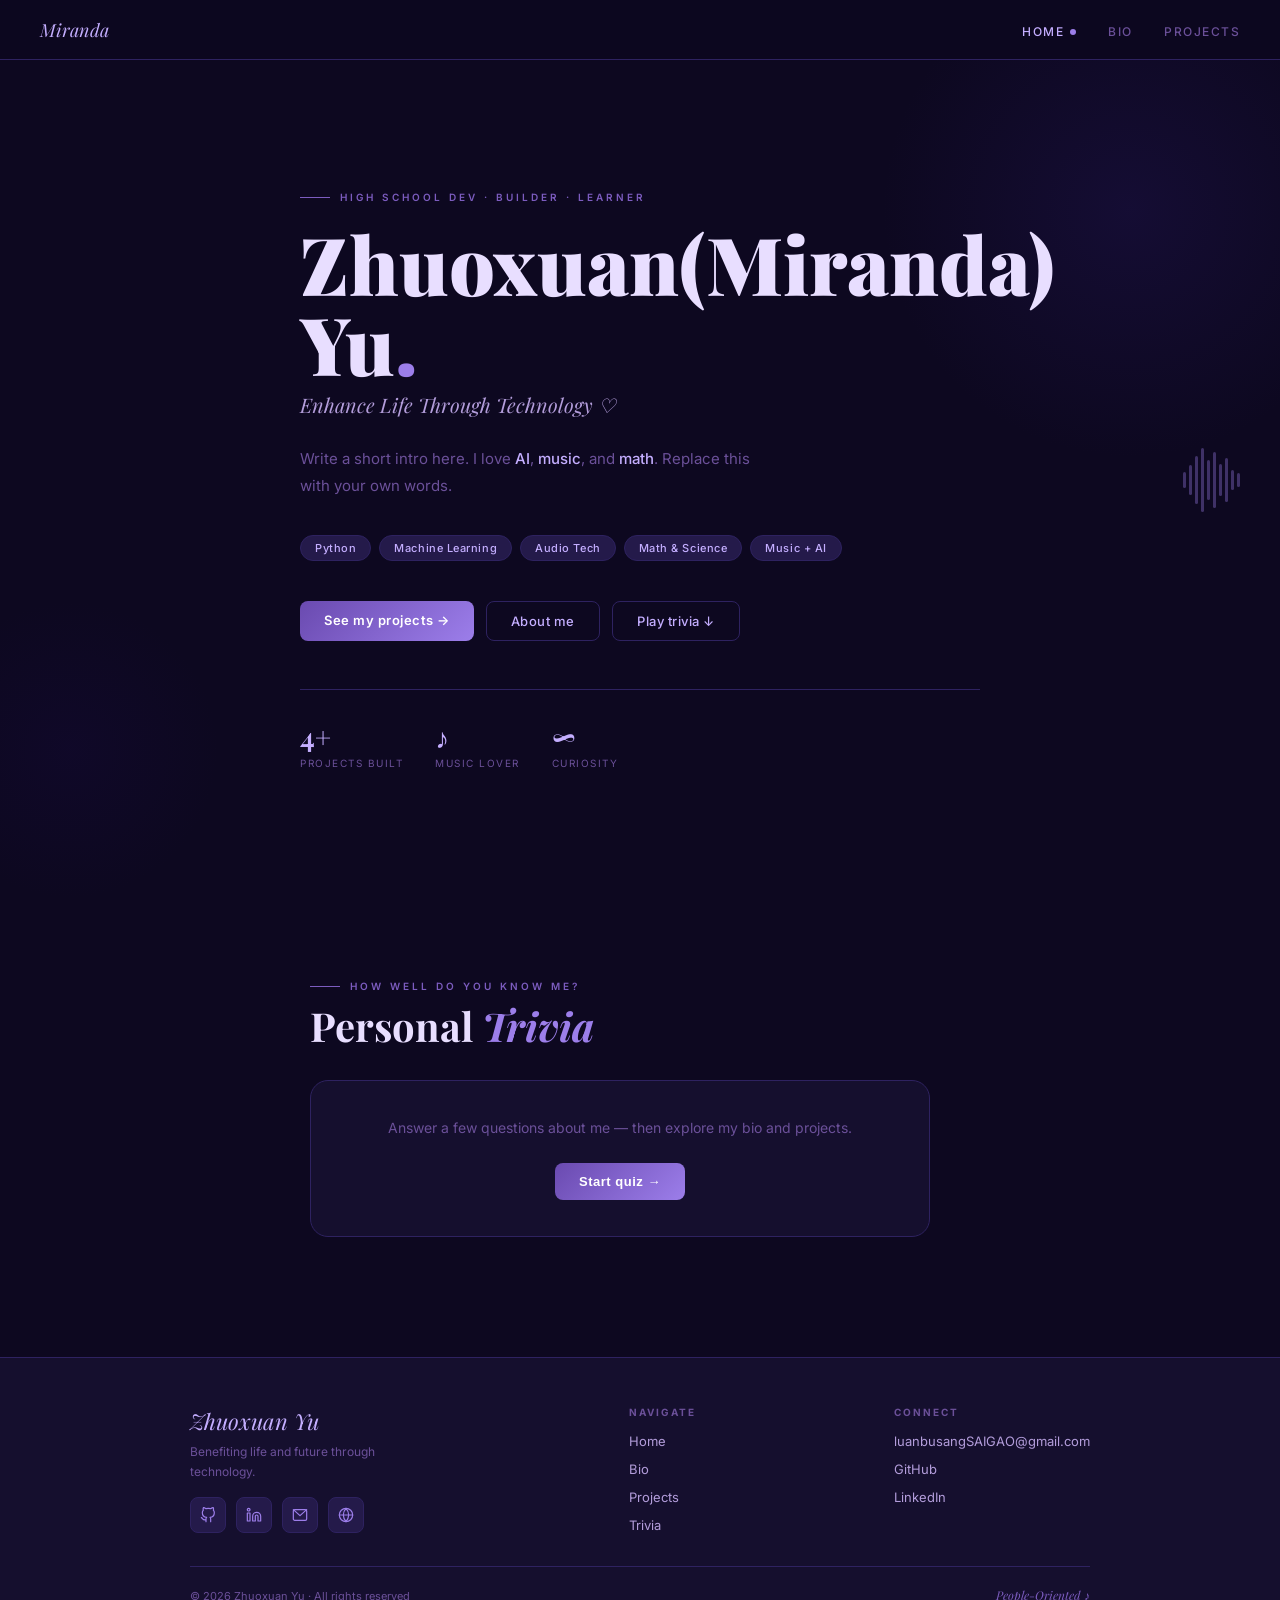
<file: index.html>
<!DOCTYPE html>
<html lang="en">
<link rel="icon" type="image/x-icon" href="assets/favicon.ico">
<meta charset="UTF-8">
<meta name="viewport" content="width=device-width, initial-scale=1.0">
<title>Zhuoxuan Yu — Personal Website</title>
<link rel="stylesheet" href="css/styles.css">
</head>
<body>
  
<nav>
  <a href="index.html" class="nav-logo">Miranda</a>
  <ul class="nav-links">
    <li><a href="index.html" class="active">Home<span class="nav-dot"></span></a></li>
    <li><a href="bio.html">Bio</a></li>
    <li><a href="projects.html">Projects</a></li>
  </ul>
</nav>

<!-- ── HERO (original style) ── -->
<div class="page-wrap">
  <section class="home-hero">
    <div class="home-bg-circle hc1"></div>
    <div class="home-bg-circle hc2"></div>

    <div class="home-waveform" aria-hidden="true">
      <span style="height:16px;animation-delay:0s"></span>
      <span style="height:30px;animation-delay:0.1s"></span>
      <span style="height:48px;animation-delay:0.2s"></span>
      <span style="height:64px;animation-delay:0.3s"></span>
      <span style="height:40px;animation-delay:0.4s"></span>
      <span style="height:56px;animation-delay:0.5s"></span>
      <span style="height:32px;animation-delay:0.6s"></span>
      <span style="height:44px;animation-delay:0.7s"></span>
      <span style="height:20px;animation-delay:0.8s"></span>
      <span style="height:14px;animation-delay:0.9s"></span>
    </div>

    <div class="home-inner">
      <div class="home-eyebrow">high school dev · builder · learner</div>
      <div class="home-name">Zhuoxuan(Miranda) Yu<span>.</span></div>
      <div class="home-subtitle">Enhance Life Through Technology ♡</div>
      <p class="home-desc">
        Write a short intro here. I love <strong>AI</strong>, <strong>music</strong>, and <strong>math</strong>.
        Replace this with your own words.
      </p>
      <div class="home-tags">
        <span class="home-tag">Python</span>
        <span class="home-tag">Machine Learning</span>
        <span class="home-tag">Audio Tech</span>
        <span class="home-tag">Math & Science</span>
        <span class="home-tag">Music + AI</span>
      </div>
      <div class="home-cta">
        <!-- Internal page: href="projects.html"  |  External site: href="https://..." -->
        <a href="projects.html" class="btn-primary">See my projects →</a>
        <a href="bio.html" class="btn-secondary">About me</a>
        <a href="#trivia" class="btn-secondary">Play trivia ↓</a>
      </div>
      <div class="home-stats">
        <div>
          <div class="stat-num">4+</div>
          <div class="stat-label">Projects built</div>
        </div>
        <div>
          <div class="stat-num">♪</div>
          <div class="stat-label">Music lover</div>
        </div>
        <div>
          <div class="stat-num">∞</div>
          <div class="stat-label">Curiosity</div>
        </div>
      </div>
    </div>
  </section>

  <!-- ── TRIVIA (below hero) ── -->
  <section id="trivia" class="trivia-section">
    <div class="section-eyebrow">how well do you know me?</div>
    <div class="section-title">Personal <em>Trivia</em></div>

    <div class="trivia-card">
      <div id="trivia-start" class="trivia-start">
        <p style="font-size:14px;color:var(--muted);margin-bottom:24px;line-height:1.6;">
          Answer a few questions about me — then explore my bio and projects.
        </p>
        <button class="btn-primary" onclick="startGame()">Start quiz →</button>
      </div>

      <div id="trivia-game" style="display:none;">
        <div class="trivia-progress">
          <span id="question-count">Question 1 of 5</span>
          <span class="trivia-score">Score: <span id="score">0</span></span>
        </div>
        <div class="trivia-question" id="question-text"></div>
        <div class="trivia-options" id="options"></div>
        <div class="trivia-feedback" id="feedback"></div>
        <div class="trivia-actions">
          <button class="btn-primary" id="next-btn" onclick="nextQuestion()" disabled>Next →</button>
          <button class="btn-secondary" onclick="resetGame()">Restart</button>
        </div>
      </div>

      <div id="trivia-end" class="trivia-end" style="display:none;">
        <h2 id="final-title">Nice!</h2>
        <p id="final-message"></p>
        <div style="display:flex;gap:10px;justify-content:center;flex-wrap:wrap;">
          <a href="bio.html" class="btn-primary">Read my bio</a>
          <a href="projects.html" class="btn-secondary">See projects</a>
          <button class="btn-secondary" onclick="resetGame()">Play again</button>
        </div>
      </div>
    </div>
  </section>
</div>

<!-- ── FOOTER ── -->
<footer>
  <div class="footer-inner">
    <div class="footer-top">
      <div class="footer-brand">
        <div class="footer-name">Zhuoxuan Yu</div>
        <p>Benefiting life and future through technology.</p>
        <div class="footer-social">
          <!-- Replace href="#" with your real links -->
          <a href="https://github.com/Zhuo-Xuan" class="social-btn" title="GitHub" target="_blank" rel="noopener">
            <svg viewBox="0 0 24 24"><path d="M9 19c-5 1.5-5-2.5-7-3m14 6v-3.87a3.37 3.37 0 0 0-.94-2.61c3.14-.35 6.44-1.54 6.44-7A5.44 5.44 0 0 0 20 4.77 5.07 5.07 0 0 0 19.91 1S18.73.65 16 2.48a13.38 13.38 0 0 0-7 0C6.27.65 5.09 1 5.09 1A5.07 5.07 0 0 0 5 4.77a5.44 5.44 0 0 0-1.5 3.78c0 5.42 3.3 6.61 6.44 7A3.37 3.37 0 0 0 9 18.13V22"/></svg>
          </a>
          <a href="https://www.linkedin.com/in/miranda-zhuoxuan-yu/" class="social-btn" title="LinkedIn" target="_blank" rel="noopener">
            <svg viewBox="0 0 24 24"><path d="M16 8a6 6 0 0 1 6 6v7h-4v-7a2 2 0 0 0-2-2 2 2 0 0 0-2 2v7h-4v-7a6 6 0 0 1 6-6z"/><rect x="2" y="9" width="4" height="12"/><circle cx="4" cy="4" r="2"/></svg>
          </a>
          <a href="mailto:luanbusangSAIGAO@gmail.com" class="social-btn" title="Email">
            <svg viewBox="0 0 24 24"><rect x="2" y="4" width="20" height="16" rx="2"/><polyline points="2,4 12,13 22,4"/></svg>
          </a>
          <a href="https://yourportfolio.com" class="social-btn" title="Portfolio" target="_blank" rel="noopener">
            <svg viewBox="0 0 24 24"><circle cx="12" cy="12" r="10"/><line x1="2" y1="12" x2="22" y2="12"/><path d="M12 2a15.3 15.3 0 0 1 4 10 15.3 15.3 0 0 1-4 10 15.3 15.3 0 0 1-4-10 15.3 15.3 0 0 1 4-10z"/></svg>
          </a>
        </div>
      </div>

      <div class="footer-links-group">
        <h4>Navigate</h4>
        <ul>
          <li><a href="index.html">Home</a></li>
          <li><a href="bio.html">Bio</a></li>
          <li><a href="projects.html">Projects</a></li>
          <li><a href="#trivia">Trivia</a></li>
        </ul>
      </div>

      <div class="footer-links-group">
        <h4>Connect</h4>
        <ul>
          <li><a href="mailto:luanbusangSAIGAO@gmail.com">luanbusangSAIGAO@gmail.com</a></li>
          <li><a href="https://github.com/Zhuo-Xuan" target="_blank" rel="noopener">GitHub</a></li>
          <li><a href="https://www.linkedin.com/in/miranda-zhuoxuan-yu/" target="_blank" rel="noopener">LinkedIn</a></li>
        </ul>
      </div>
    </div>

    <div class="footer-bottom">
      <p>© 2026 Zhuoxuan Yu · All rights reserved</p>
      <div class="footer-tagline">People-Oriented ♪</div>
    </div>
  </div>
</footer>

<script>
/*
  ADD YOUR OWN QUESTIONS — copy a block and paste inside the array:
  { question: "...", options: ["A","B","C","D"], correct: "A", hint: "..." }
*/
const QUESTIONS = [
  {
    question: "What do I love building the most?",
    options: ["AI tools", "Mobile games", "Cooking apps", "Weather widgets"],
    correct: "AI tools",
    hint: "Check my projects page — most of them use AI."
  },
  {
    question: "Which project helps beginner singers?",
    options: ["Greenstyle", "Vocal Singing Assistant", "Book2nd Trade", "Produtrack"],
    correct: "Vocal Singing Assistant",
    hint: "It predicts melody without sheet music."
  },
  {
    question: "Which app uses the Feynman learning technique?",
    options: ["Feynman AI Learning App", "Missing Animal Forum", "Partnership Communication Assistant", "Produtrack"],
    correct: "Feynman AI Learning App",
    hint: "Named after a famous physicist's teaching method."
  },
  {
    question: "Which project is about lost pets?",
    options: ["Book2nd Trade", "Missing Animal Forum", "Greenstyle", "Partnership Communication Assistant"],
    correct: "Missing Animal Forum",
    hint: "A community forum for reuniting animals with owners."
  },
  {
    question: "What language do I mostly code in?",
    options: ["Python", "Java", "C++", "Ruby"],
    correct: "Python",
    hint: "Common choice for AI and web backends."
  }
];

let currentIndex = 0;
let score = 0;
let answered = false;

function startGame() {
  currentIndex = 0;
  score = 0;
  document.getElementById('trivia-start').style.display = 'none';
  document.getElementById('trivia-end').style.display = 'none';
  document.getElementById('trivia-game').style.display = 'block';
  showQuestion();
}

function showQuestion() {
  answered = false;
  const q = QUESTIONS[currentIndex];
  document.getElementById('question-count').textContent =
    `Question ${currentIndex + 1} of ${QUESTIONS.length}`;
  document.getElementById('score').textContent = score;
  document.getElementById('question-text').textContent = q.question;
  document.getElementById('feedback').textContent = '';
  document.getElementById('feedback').className = 'trivia-feedback';
  document.getElementById('next-btn').disabled = true;
  document.getElementById('next-btn').textContent =
    currentIndex === QUESTIONS.length - 1 ? 'See results →' : 'Next →';

  const optionsEl = document.getElementById('options');
  optionsEl.innerHTML = '';
  q.options.forEach(opt => {
    const btn = document.createElement('button');
    btn.className = 'trivia-option';
    btn.textContent = opt;
    btn.onclick = () => selectAnswer(btn, opt);
    optionsEl.appendChild(btn);
  });
}

function selectAnswer(btn, choice) {
  if (answered) return;
  answered = true;
  const q = QUESTIONS[currentIndex];
  const feedback = document.getElementById('feedback');
  const buttons = document.querySelectorAll('.trivia-option');

  buttons.forEach(b => {
    b.disabled = true;
    if (b.textContent === q.correct) b.classList.add('correct');
  });

  if (choice === q.correct) {
    score++;
    document.getElementById('score').textContent = score;
    btn.classList.add('correct');
    feedback.textContent = 'Correct!';
    feedback.className = 'trivia-feedback correct';
  } else {
    btn.classList.add('wrong');
    feedback.textContent = `Not quite. ${q.hint || 'The answer was: ' + q.correct}`;
    feedback.className = 'trivia-feedback wrong';
  }
  document.getElementById('next-btn').disabled = false;
}

function nextQuestion() {
  currentIndex++;
  if (currentIndex >= QUESTIONS.length) {
    showResults();
  } else {
    showQuestion();
  }
}

function showResults() {
  document.getElementById('trivia-game').style.display = 'none';
  document.getElementById('trivia-end').style.display = 'block';
  const pct = Math.round((score / QUESTIONS.length) * 100);
  document.getElementById('final-message').textContent =
    `You got ${score} out of ${QUESTIONS.length} (${pct}%).`;
  if (pct === 100) document.getElementById('final-title').textContent = 'Perfect score!';
  else if (pct >= 60) document.getElementById('final-title').textContent = 'Pretty good!';
  else document.getElementById('final-title').textContent = 'Keep learning about me!';
}

function resetGame() {
  document.getElementById('trivia-end').style.display = 'none';
  document.getElementById('trivia-game').style.display = 'none';
  document.getElementById('trivia-start').style.display = 'block';
}
</script>
</body>
</html>
</file>
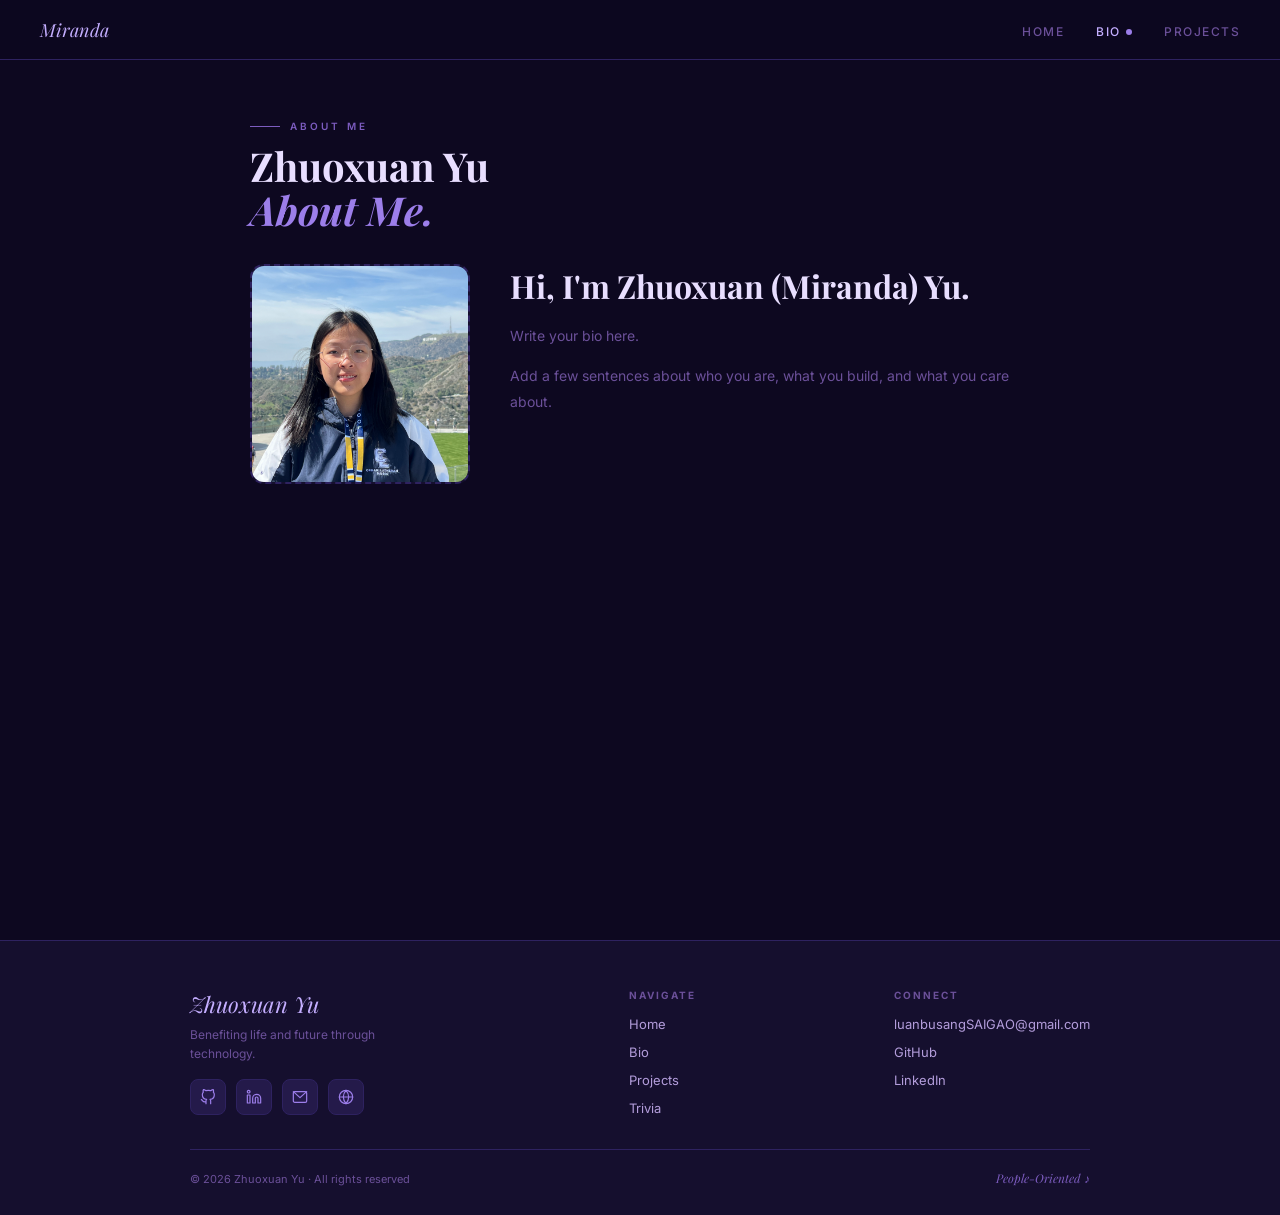
<file: bio.html>
<!DOCTYPE html>
<html lang="en">
<link rel="icon" type="image/x-icon" href="../assets/favicon.ico">
<meta charset="UTF-8">
<meta name="viewport" content="width=device-width, initial-scale=1.0">
<title>Zhuoxuan Yu — Personal Website</title>
<link rel="stylesheet" href="css/styles.css">
</head>
<body>
  
<nav>
  <a href="index.html" class="nav-logo">Miranda</a>
  <ul class="nav-links">
    <li><a href="index.html">Home</a></li>
    <li><a href="bio.html" class="active">Bio<span class="nav-dot"></span></a></li>
    <li><a href="projects.html">Projects</a></li>
  </ul>
</nav>

<div class="page-wrap">
  <div class="container">
    <div class="section-eyebrow">about me</div>
    <div class="section-title">Zhuoxuan Yu<br><em>About Me.</em></div>

    <div class="bio-layout">
      <div class="photo-slot">
        <img src="assets/bio_2.jpg" alt="Zhuoxuan Yu">
      </div>

      <div class="bio-content">
        <h2>Hi, I'm Zhuoxuan (Miranda) Yu.</h2>
        <p>Write your bio here.</p>
        <p>Add a few sentences about who you are, what you build, and what you care about.</p>
      </div>
    </div>
  </div>
</div>

<footer>
  <div class="footer-inner">
    <div class="footer-top">
      <div class="footer-brand">
        <div class="footer-name">Zhuoxuan Yu</div>
        <p>Benefiting life and future through technology.</p>
        <div class="footer-social">
          <!-- Replace href="#" with your real links -->
          <a href="https://github.com/Zhuo-Xuan" class="social-btn" title="GitHub" target="_blank" rel="noopener">
            <svg viewBox="0 0 24 24"><path d="M9 19c-5 1.5-5-2.5-7-3m14 6v-3.87a3.37 3.37 0 0 0-.94-2.61c3.14-.35 6.44-1.54 6.44-7A5.44 5.44 0 0 0 20 4.77 5.07 5.07 0 0 0 19.91 1S18.73.65 16 2.48a13.38 13.38 0 0 0-7 0C6.27.65 5.09 1 5.09 1A5.07 5.07 0 0 0 5 4.77a5.44 5.44 0 0 0-1.5 3.78c0 5.42 3.3 6.61 6.44 7A3.37 3.37 0 0 0 9 18.13V22"/></svg>
          </a>
          <a href="https://www.linkedin.com/in/miranda-zhuoxuan-yu/" class="social-btn" title="LinkedIn" target="_blank" rel="noopener">
            <svg viewBox="0 0 24 24"><path d="M16 8a6 6 0 0 1 6 6v7h-4v-7a2 2 0 0 0-2-2 2 2 0 0 0-2 2v7h-4v-7a6 6 0 0 1 6-6z"/><rect x="2" y="9" width="4" height="12"/><circle cx="4" cy="4" r="2"/></svg>
          </a>
          <a href="mailto:luanbusangSAIGAO@gmail.com" class="social-btn" title="Email">
            <svg viewBox="0 0 24 24"><rect x="2" y="4" width="20" height="16" rx="2"/><polyline points="2,4 12,13 22,4"/></svg>
          </a>
          <a href="#" class="social-btn" title="Portfolio" target="_blank" rel="noopener">
            <svg viewBox="0 0 24 24"><circle cx="12" cy="12" r="10"/><line x1="2" y1="12" x2="22" y2="12"/><path d="M12 2a15.3 15.3 0 0 1 4 10 15.3 15.3 0 0 1-4 10 15.3 15.3 0 0 1-4-10 15.3 15.3 0 0 1 4-10z"/></svg>
          </a>
        </div>
      </div>

      <div class="footer-links-group">
        <h4>Navigate</h4>
        <ul>
          <li><a href="index.html">Home</a></li>
          <li><a href="bio.html">Bio</a></li>
          <li><a href="projects.html">Projects</a></li>
          <li><a href="index.html#trivia">Trivia</a></li>
        </ul>
      </div>

      <div class="footer-links-group">
        <h4>Connect</h4>
        <ul>
          <li><a href="mailto:luanbusangSAIGAO@gmail.com">luanbusangSAIGAO@gmail.com</a></li>
          <li><a href="https://github.com/Zhuo-Xuan" target="_blank" rel="noopener">GitHub</a></li>
          <li><a href="https://www.linkedin.com/in/miranda-zhuoxuan-yu/" target="_blank" rel="noopener">LinkedIn</a></li>
        </ul>
      </div>
    </div>

    <div class="footer-bottom">
      <p>© 2026 Zhuoxuan Yu · All rights reserved</p>
      <div class="footer-tagline">People-Oriented ♪</div>
    </div>
  </div>
</footer>

</body>
</html>
</file>
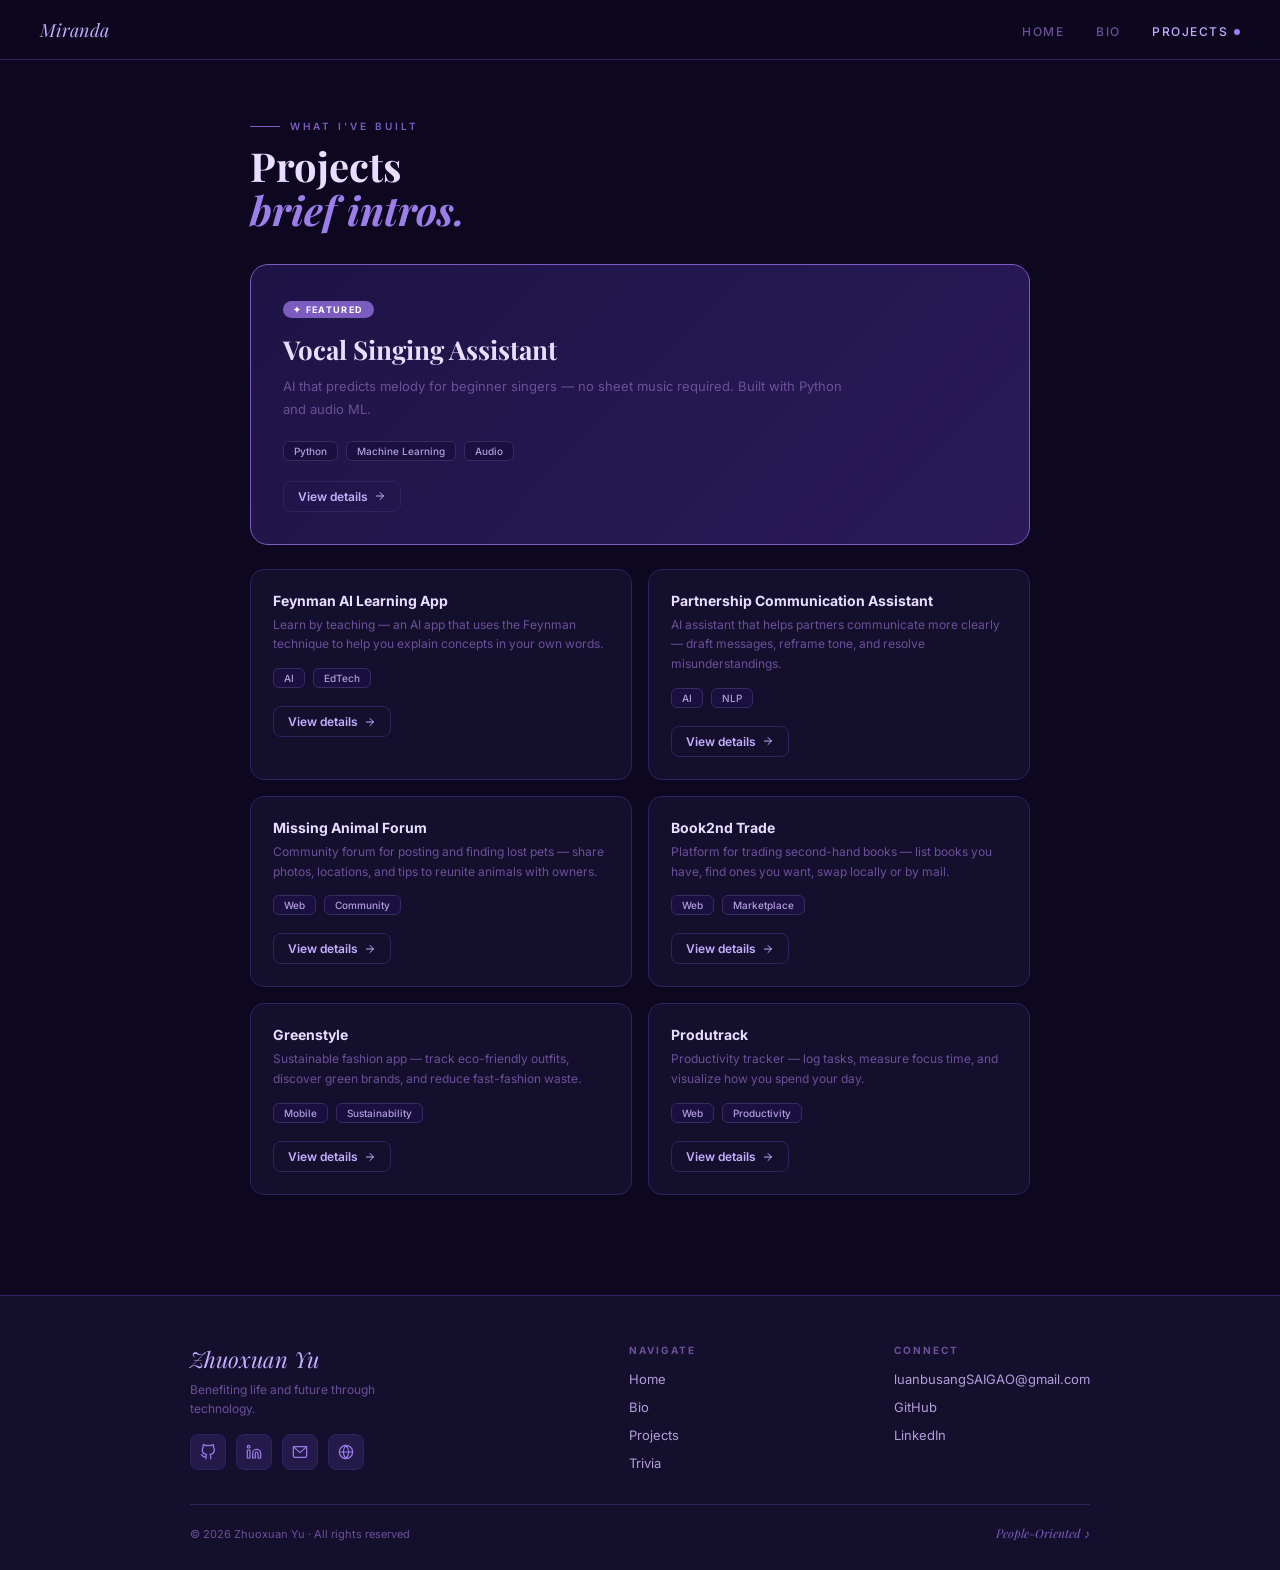
<file: projects.html>
<!DOCTYPE html>
<html lang="en">
<link rel="icon" type="image/x-icon" href="../assets/favicon.ico">
<meta charset="UTF-8">
<meta name="viewport" content="width=device-width, initial-scale=1.0">
<title>Projects — Your Name</title>
<link rel="stylesheet" href="css/styles.css">
</head>
<body>

<nav>
  <a href="index.html" class="nav-logo">Miranda</a>
  <ul class="nav-links">
    <li><a href="index.html">Home</a></li>
    <li><a href="bio.html">Bio</a></li>
    <li><a href="projects.html" class="active">Projects<span class="nav-dot"></span></a></li>
  </ul>
</nav>

<div class="page-wrap">
  <div class="container">
    <div class="section-eyebrow">what i've built</div>
    <div class="section-title">Projects<br><em>brief intros.</em></div>

    <!-- Featured -->
    <div class="project-featured">
      <div class="project-badge">✦ Featured</div>
      <div class="project-name">Vocal Singing Assistant</div>
      <p class="project-desc">AI that predicts melody for beginner singers — no sheet music required. Built with Python and audio ML.</p>
      <div class="project-tech">
        <span class="tech-chip">Python</span>
        <span class="tech-chip">Machine Learning</span>
        <span class="tech-chip">Audio</span>
      </div>
      <a href="projects/vocal-singing-assistant.html" class="project-link">
        View details
        <svg viewBox="0 0 24 24"><line x1="5" y1="12" x2="19" y2="12"/><polyline points="12 5 19 12 12 19"/></svg>
      </a>
    </div>

    <div class="projects-grid">

      <div class="project-card">
        <h3>Feynman AI Learning App</h3>
        <p>Learn by teaching — an AI app that uses the Feynman technique to help you explain concepts in your own words.</p>
        <div class="project-tech">
          <span class="tech-chip">AI</span>
          <span class="tech-chip">EdTech</span>
        </div>
        <a href="projects/feynman-ai.html" class="project-link">
          View details
          <svg viewBox="0 0 24 24"><line x1="5" y1="12" x2="19" y2="12"/><polyline points="12 5 19 12 12 19"/></svg>
        </a>
      </div>

      <div class="project-card">
        <h3>Partnership Communication Assistant</h3>
        <p>AI assistant that helps partners communicate more clearly — draft messages, reframe tone, and resolve misunderstandings.</p>
        <div class="project-tech">
          <span class="tech-chip">AI</span>
          <span class="tech-chip">NLP</span>
        </div>
        <a href="projects/partnership-communication-assistant.html" class="project-link">
          View details
          <svg viewBox="0 0 24 24"><line x1="5" y1="12" x2="19" y2="12"/><polyline points="12 5 19 12 12 19"/></svg>
        </a>
      </div>

      <div class="project-card">
        <h3>Missing Animal Forum</h3>
        <p>Community forum for posting and finding lost pets — share photos, locations, and tips to reunite animals with owners.</p>
        <div class="project-tech">
          <span class="tech-chip">Web</span>
          <span class="tech-chip">Community</span>
        </div>
        <a href="projects/missing-animal-forum.html" class="project-link">
          View details
          <svg viewBox="0 0 24 24"><line x1="5" y1="12" x2="19" y2="12"/><polyline points="12 5 19 12 12 19"/></svg>
        </a>
      </div>

      <div class="project-card">
        <h3>Book2nd Trade</h3>
        <p>Platform for trading second-hand books — list books you have, find ones you want, swap locally or by mail.</p>
        <div class="project-tech">
          <span class="tech-chip">Web</span>
          <span class="tech-chip">Marketplace</span>
        </div>
        <a href="projects/book2nd-trade.html" class="project-link">
          View details
          <svg viewBox="0 0 24 24"><line x1="5" y1="12" x2="19" y2="12"/><polyline points="12 5 19 12 12 19"/></svg>
        </a>
      </div>

      <div class="project-card">
        <h3>Greenstyle</h3>
        <p>Sustainable fashion app — track eco-friendly outfits, discover green brands, and reduce fast-fashion waste.</p>
        <div class="project-tech">
          <span class="tech-chip">Mobile</span>
          <span class="tech-chip">Sustainability</span>
        </div>
        <a href="projects/greenstyle.html" class="project-link">
          View details
          <svg viewBox="0 0 24 24"><line x1="5" y1="12" x2="19" y2="12"/><polyline points="12 5 19 12 12 19"/></svg>
        </a>
      </div>

      <div class="project-card">
        <h3>Produtrack</h3>
        <p>Productivity tracker — log tasks, measure focus time, and visualize how you spend your day.</p>
        <div class="project-tech">
          <span class="tech-chip">Web</span>
          <span class="tech-chip">Productivity</span>
        </div>
        <a href="projects/produtrack.html" class="project-link">
          View details
          <svg viewBox="0 0 24 24"><line x1="5" y1="12" x2="19" y2="12"/><polyline points="12 5 19 12 12 19"/></svg>
        </a>
      </div>

    </div>
  </div>
</div>

<footer>
  <div class="footer-inner">
    <div class="footer-top">
      <div class="footer-brand">
        <div class="footer-name">Zhuoxuan Yu</div>
        <p>Benefiting life and future through technology.</p>
        <div class="footer-social">
          <!-- Replace href="#" with your real links -->
          <a href="https://github.com/Zhuo-Xuan" class="social-btn" title="GitHub" target="_blank" rel="noopener">
            <svg viewBox="0 0 24 24"><path d="M9 19c-5 1.5-5-2.5-7-3m14 6v-3.87a3.37 3.37 0 0 0-.94-2.61c3.14-.35 6.44-1.54 6.44-7A5.44 5.44 0 0 0 20 4.77 5.07 5.07 0 0 0 19.91 1S18.73.65 16 2.48a13.38 13.38 0 0 0-7 0C6.27.65 5.09 1 5.09 1A5.07 5.07 0 0 0 5 4.77a5.44 5.44 0 0 0-1.5 3.78c0 5.42 3.3 6.61 6.44 7A3.37 3.37 0 0 0 9 18.13V22"/></svg>
          </a>
          <a href="https://www.linkedin.com/in/miranda-zhuoxuan-yu/" class="social-btn" title="LinkedIn" target="_blank" rel="noopener">
            <svg viewBox="0 0 24 24"><path d="M16 8a6 6 0 0 1 6 6v7h-4v-7a2 2 0 0 0-2-2 2 2 0 0 0-2 2v7h-4v-7a6 6 0 0 1 6-6z"/><rect x="2" y="9" width="4" height="12"/><circle cx="4" cy="4" r="2"/></svg>
          </a>
          <a href="mailto:luanbusangSAIGAO@gmail.com" class="social-btn" title="Email">
            <svg viewBox="0 0 24 24"><rect x="2" y="4" width="20" height="16" rx="2"/><polyline points="2,4 12,13 22,4"/></svg>
          </a>
          <a href="#" class="social-btn" title="Portfolio" target="_blank" rel="noopener">
            <svg viewBox="0 0 24 24"><circle cx="12" cy="12" r="10"/><line x1="2" y1="12" x2="22" y2="12"/><path d="M12 2a15.3 15.3 0 0 1 4 10 15.3 15.3 0 0 1-4 10 15.3 15.3 0 0 1-4-10 15.3 15.3 0 0 1 4-10z"/></svg>
          </a>
        </div>
      </div>

      <div class="footer-links-group">
        <h4>Navigate</h4>
        <ul>
          <li><a href="index.html">Home</a></li>
          <li><a href="bio.html">Bio</a></li>
          <li><a href="projects.html">Projects</a></li>
          <li><a href="index.html#trivia">Trivia</a></li>
        </ul>
      </div>

      <div class="footer-links-group">
        <h4>Connect</h4>
        <ul>
          <li><a href="mailto:luanbusangSAIGAO@gmail.com">luanbusangSAIGAO@gmail.com</a></li>
          <li><a href="https://github.com/Zhuo-Xuan" target="_blank" rel="noopener">GitHub</a></li>
          <li><a href="https://www.linkedin.com/in/miranda-zhuoxuan-yu/" target="_blank" rel="noopener">LinkedIn</a></li>
        </ul>
      </div>
    </div>

    <div class="footer-bottom">
      <p>© 2026 Zhuoxuan Yu · All rights reserved</p>
      <div class="footer-tagline">People-Oriented ♪</div>
    </div>
  </div>
</footer>

</body>
</html>
</file>
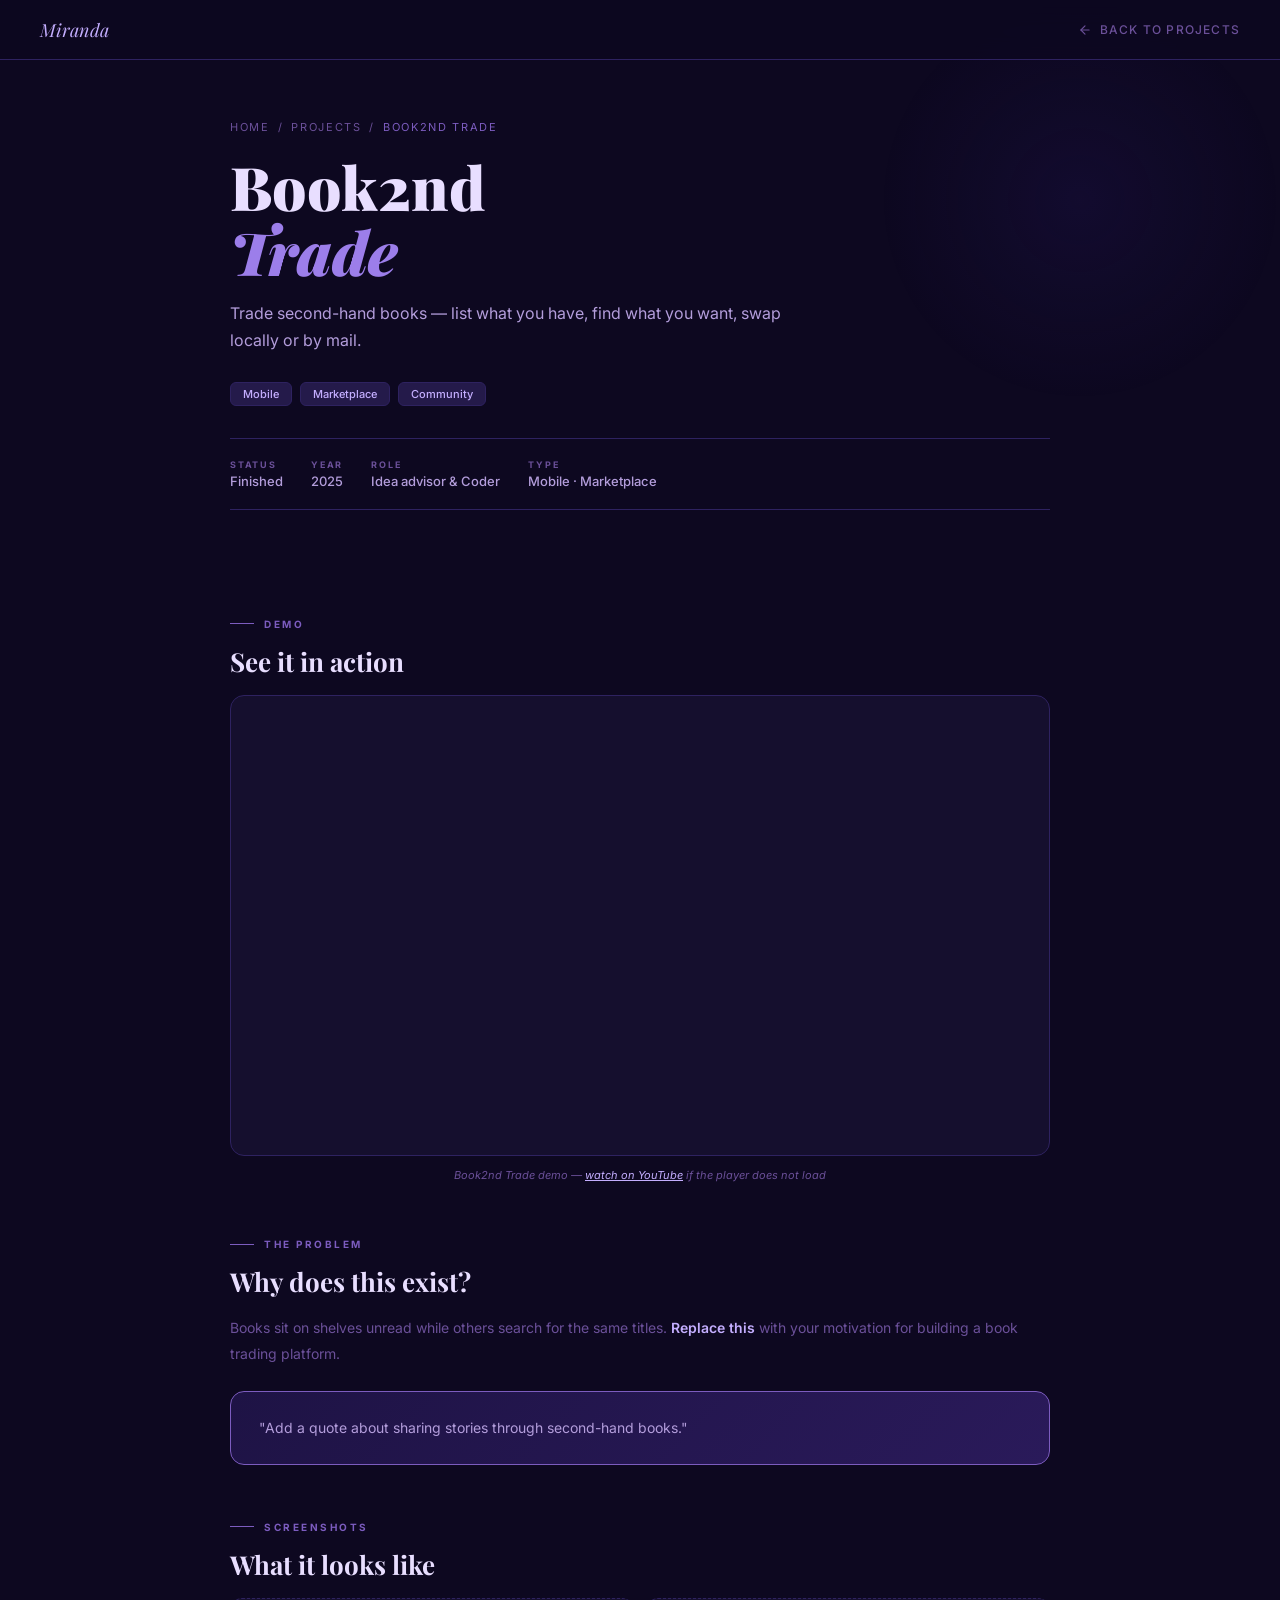
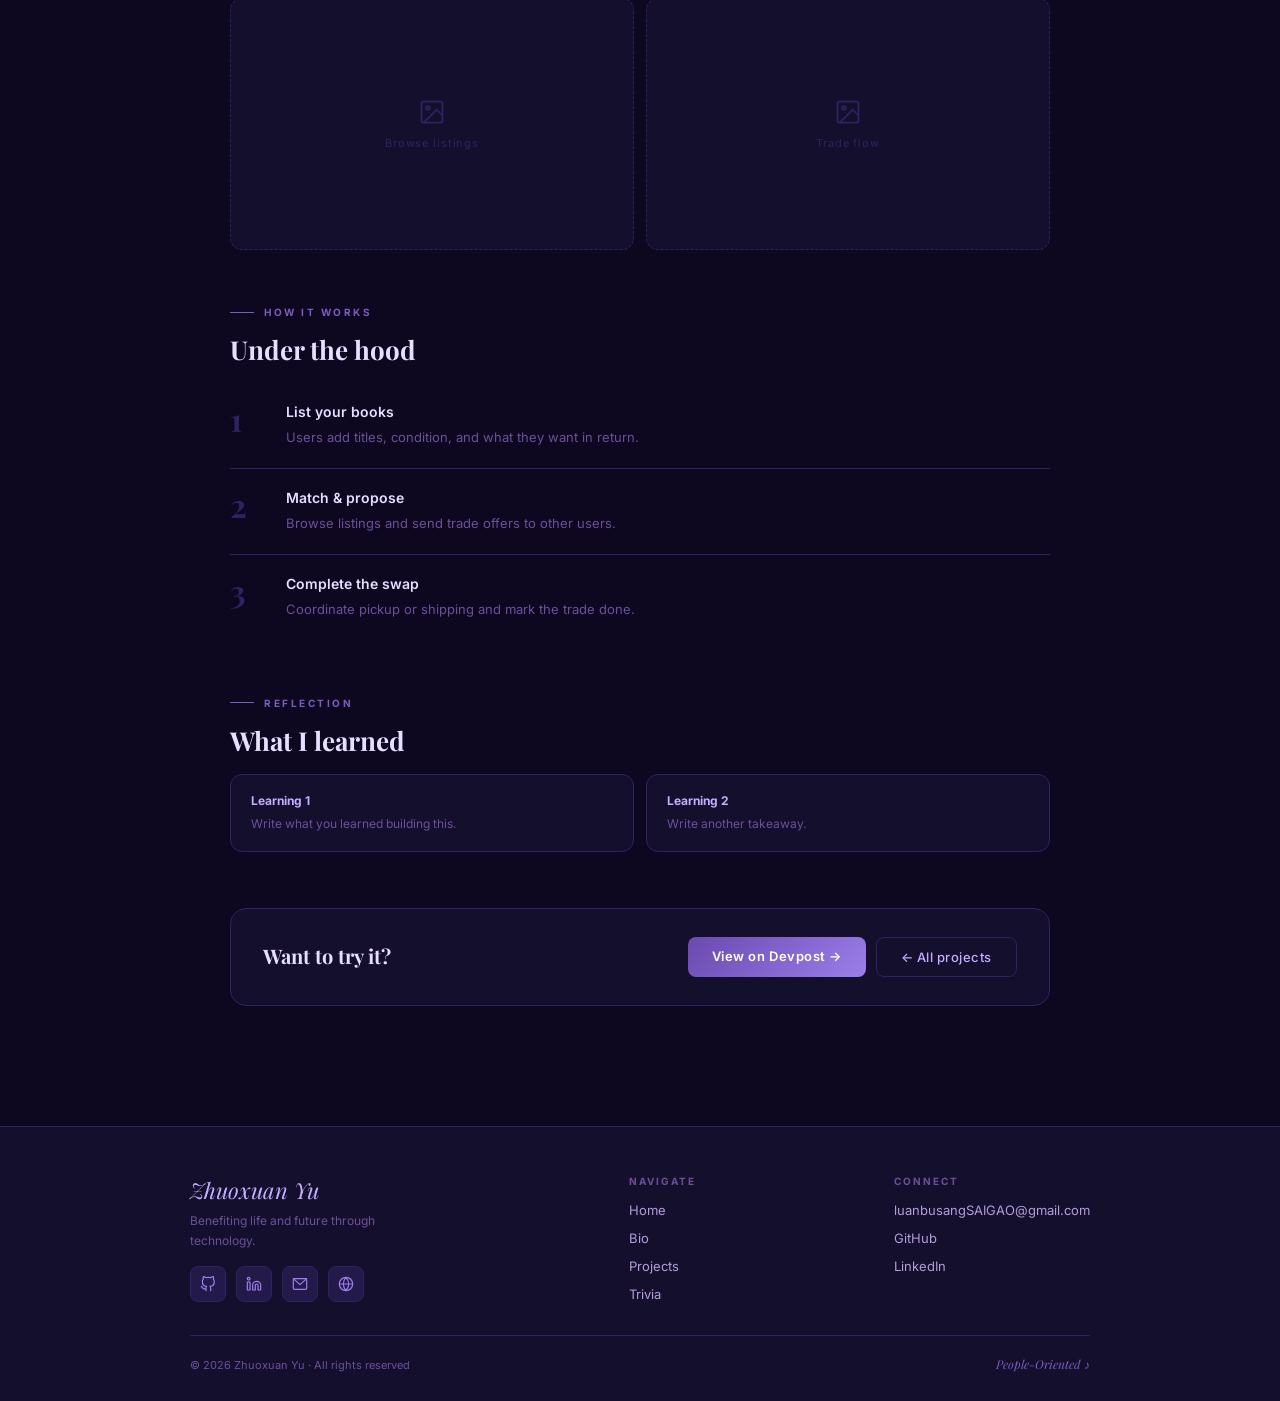
<file: projects/book2nd-trade.html>
<!DOCTYPE html>
<html lang="en">
<head>
<link rel="icon" type="image/x-icon" href="../assets/favicon.ico">
<meta charset="UTF-8">
<meta name="viewport" content="width=device-width, initial-scale=1.0">
<title>Book2nd Trade — Zhuoxuan Yu</title>
<link rel="stylesheet" href="../css/styles.css">
<link rel="stylesheet" href="../css/project.css">
</head>
<body>

<div class="hero-bg"></div>

<nav>
  <a href="../index.html" class="nav-logo">Miranda</a>
  <a href="../projects.html" class="nav-back">
    <svg viewBox="0 0 24 24"><line x1="19" y1="12" x2="5" y2="12"/><polyline points="12 19 5 12 12 5"/></svg>
    Back to projects
  </a>
</nav>

<div class="hero">
  <div class="breadcrumb"><a href="../index.html">Home</a> / <a href="../projects.html">Projects</a> / <span>Book2nd Trade</span></div>
  <h1>Book2nd<br><em>Trade</em></h1>
  <p class="hero-sub">Trade second-hand books — list what you have, find what you want, swap locally or by mail.</p>
  <div class="tech-row">
    <span class="tech-chip">Mobile</span>
    <span class="tech-chip">Marketplace</span>
    <span class="tech-chip">Community</span>
  </div>
  <div class="hero-meta">
    <div class="meta-item"><span class="meta-label">Status</span><span class="meta-value">Finished</span></div>
    <div class="meta-item"><span class="meta-label">Year</span><span class="meta-value">2025</span></div>
    <div class="meta-item"><span class="meta-label">Role</span><span class="meta-value">Idea advisor & Coder</span></div>
    <div class="meta-item"><span class="meta-label">Type</span><span class="meta-value">Mobile · Marketplace</span></div>
  </div>
</div>

<div class="content">

  <div class="section">
    <div class="section-label">Demo</div>
    <h2>See it in action</h2>
    <!-- Use embed URL: youtube.com/embed/VIDEO_ID  (not youtu.be or watch?v=) -->
    <div class="video-wrap">
      <iframe
        src="https://www.youtube-nocookie.com/embed/yoGYxKI0L3E"
        title="Book2nd Trade demo"
        referrerpolicy="strict-origin-when-cross-origin"
        allow="accelerometer; autoplay; clipboard-write; encrypted-media; gyroscope; picture-in-picture; web-share"
        allowfullscreen>
      </iframe>
    </div>
    <div class="video-caption">
      Book2nd Trade demo —
      <a href="https://youtube.com/shorts/yoGYxKI0L3E" target="_blank" rel="noopener" style="color:var(--purple3);">watch on YouTube</a> if the player does not load
    </div>
  </div>

  <div class="section">
    <div class="section-label">The problem</div>
    <h2>Why does this exist?</h2>
    <p>Books sit on shelves unread while others search for the same titles. <strong>Replace this</strong> with your motivation for building a book trading platform.</p>
    <div class="callout"><p>"Add a quote about sharing stories through second-hand books."</p></div>
  </div>

  <div class="section">
    <div class="section-label">Screenshots</div>
    <h2>What it looks like</h2>
    <div class="gallery">
      <div class="img-slot"><div class="img-slot-placeholder"><svg viewBox="0 0 24 24"><rect x="3" y="3" width="18" height="18" rx="2"/><circle cx="8.5" cy="8.5" r="1.5"/><polyline points="21 15 16 10 5 21"/></svg><span>Browse listings</span></div></div>
      <div class="img-slot"><div class="img-slot-placeholder"><svg viewBox="0 0 24 24"><rect x="3" y="3" width="18" height="18" rx="2"/><circle cx="8.5" cy="8.5" r="1.5"/><polyline points="21 15 16 10 5 21"/></svg><span>Trade flow</span></div></div>
    </div>
  </div>

  <div class="section">
    <div class="section-label">How it works</div>
    <h2>Under the hood</h2>
    <div class="steps">
      <div class="step"><div class="step-num">1</div><div class="step-body"><h4>List your books</h4><p>Users add titles, condition, and what they want in return.</p></div></div>
      <div class="step"><div class="step-num">2</div><div class="step-body"><h4>Match & propose</h4><p>Browse listings and send trade offers to other users.</p></div></div>
      <div class="step"><div class="step-num">3</div><div class="step-body"><h4>Complete the swap</h4><p>Coordinate pickup or shipping and mark the trade done.</p></div></div>
    </div>
  </div>

  <div class="section">
    <div class="section-label">Reflection</div>
    <h2>What I learned</h2>
    <div class="learnings">
      <div class="learning-card"><h4>Learning 1</h4><p>Write what you learned building this.</p></div>
      <div class="learning-card"><h4>Learning 2</h4><p>Write another takeaway.</p></div>
    </div>
  </div>

  <div class="cta-bar">
    <div class="cta-bar-text"><h3>Want to try it?</h3></div>
    <div class="cta-btns">
      <a href="https://devpost.com/software/book2ndtrade" class="btn-primary">View on Devpost →</a>
      <a href="../projects.html" class="btn-secondary">← All projects</a>
    </div>
  </div>

</div>

<footer>
  <div class="footer-inner">
    <div class="footer-top">
      <div class="footer-brand">
        <div class="footer-name">Zhuoxuan Yu</div>
        <p>Benefiting life and future through technology.</p>
        <div class="footer-social">
          <!-- Replace href="#" with your real links -->
          <a href="https://github.com/Zhuo-Xuan" class="social-btn" title="GitHub" target="_blank" rel="noopener">
            <svg viewBox="0 0 24 24"><path d="M9 19c-5 1.5-5-2.5-7-3m14 6v-3.87a3.37 3.37 0 0 0-.94-2.61c3.14-.35 6.44-1.54 6.44-7A5.44 5.44 0 0 0 20 4.77 5.07 5.07 0 0 0 19.91 1S18.73.65 16 2.48a13.38 13.38 0 0 0-7 0C6.27.65 5.09 1 5.09 1A5.07 5.07 0 0 0 5 4.77a5.44 5.44 0 0 0-1.5 3.78c0 5.42 3.3 6.61 6.44 7A3.37 3.37 0 0 0 9 18.13V22"/></svg>
          </a>
          <a href="https://www.linkedin.com/in/miranda-zhuoxuan-yu/" class="social-btn" title="LinkedIn" target="_blank" rel="noopener">
            <svg viewBox="0 0 24 24"><path d="M16 8a6 6 0 0 1 6 6v7h-4v-7a2 2 0 0 0-2-2 2 2 0 0 0-2 2v7h-4v-7a6 6 0 0 1 6-6z"/><rect x="2" y="9" width="4" height="12"/><circle cx="4" cy="4" r="2"/></svg>
          </a>
          <a href="mailto:luanbusangSAIGAO@gmail.com" class="social-btn" title="Email">
            <svg viewBox="0 0 24 24"><rect x="2" y="4" width="20" height="16" rx="2"/><polyline points="2,4 12,13 22,4"/></svg>
          </a>
          <a href="#" class="social-btn" title="Portfolio" target="_blank" rel="noopener">
            <svg viewBox="0 0 24 24"><circle cx="12" cy="12" r="10"/><line x1="2" y1="12" x2="22" y2="12"/><path d="M12 2a15.3 15.3 0 0 1 4 10 15.3 15.3 0 0 1-4 10 15.3 15.3 0 0 1-4-10 15.3 15.3 0 0 1 4-10z"/></svg>
          </a>
        </div>
      </div>

      <div class="footer-links-group">
        <h4>Navigate</h4>
        <ul>
           <li><a href="../index.html">Home</a></li>
           <li><a href="../bio.html">Bio</a></li>
           <li><a href="../projects.html">Projects</a></li>
           <li><a href="../index.html#trivia">Trivia</a></li>
        </ul>
      </div>

      <div class="footer-links-group">
        <h4>Connect</h4>
        <ul>
          <li><a href="mailto:luanbusangSAIGAO@gmail.com">luanbusangSAIGAO@gmail.com</a></li>
          <li><a href="https://github.com/Zhuo-Xuan" target="_blank" rel="noopener">GitHub</a></li>
          <li><a href="https://www.linkedin.com/in/miranda-zhuoxuan-yu/" target="_blank" rel="noopener">LinkedIn</a></li>
        </ul>
      </div>
    </div>

    <div class="footer-bottom">
      <p>© 2026 Zhuoxuan Yu · All rights reserved</p>
      <div class="footer-tagline">People-Oriented ♪</div>
    </div>
  </div>
</footer>

</body>
</html>
</file>
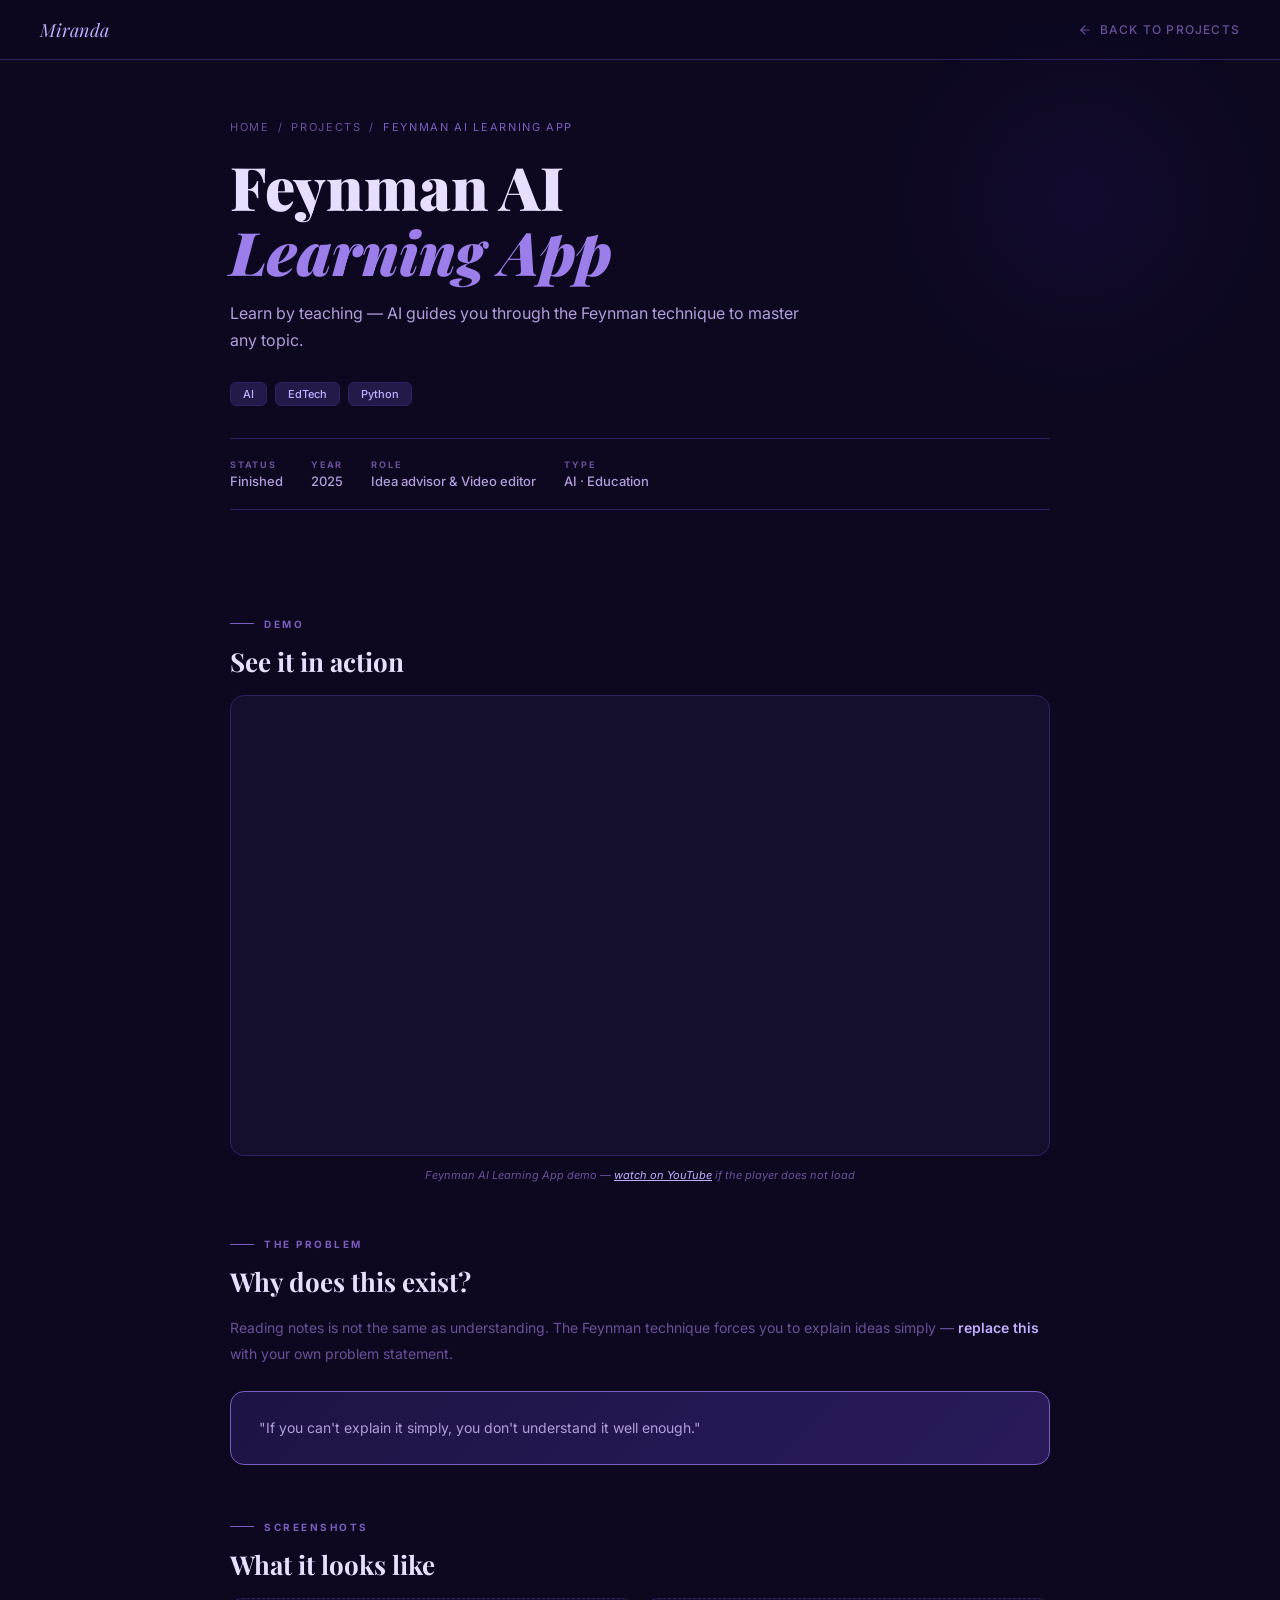
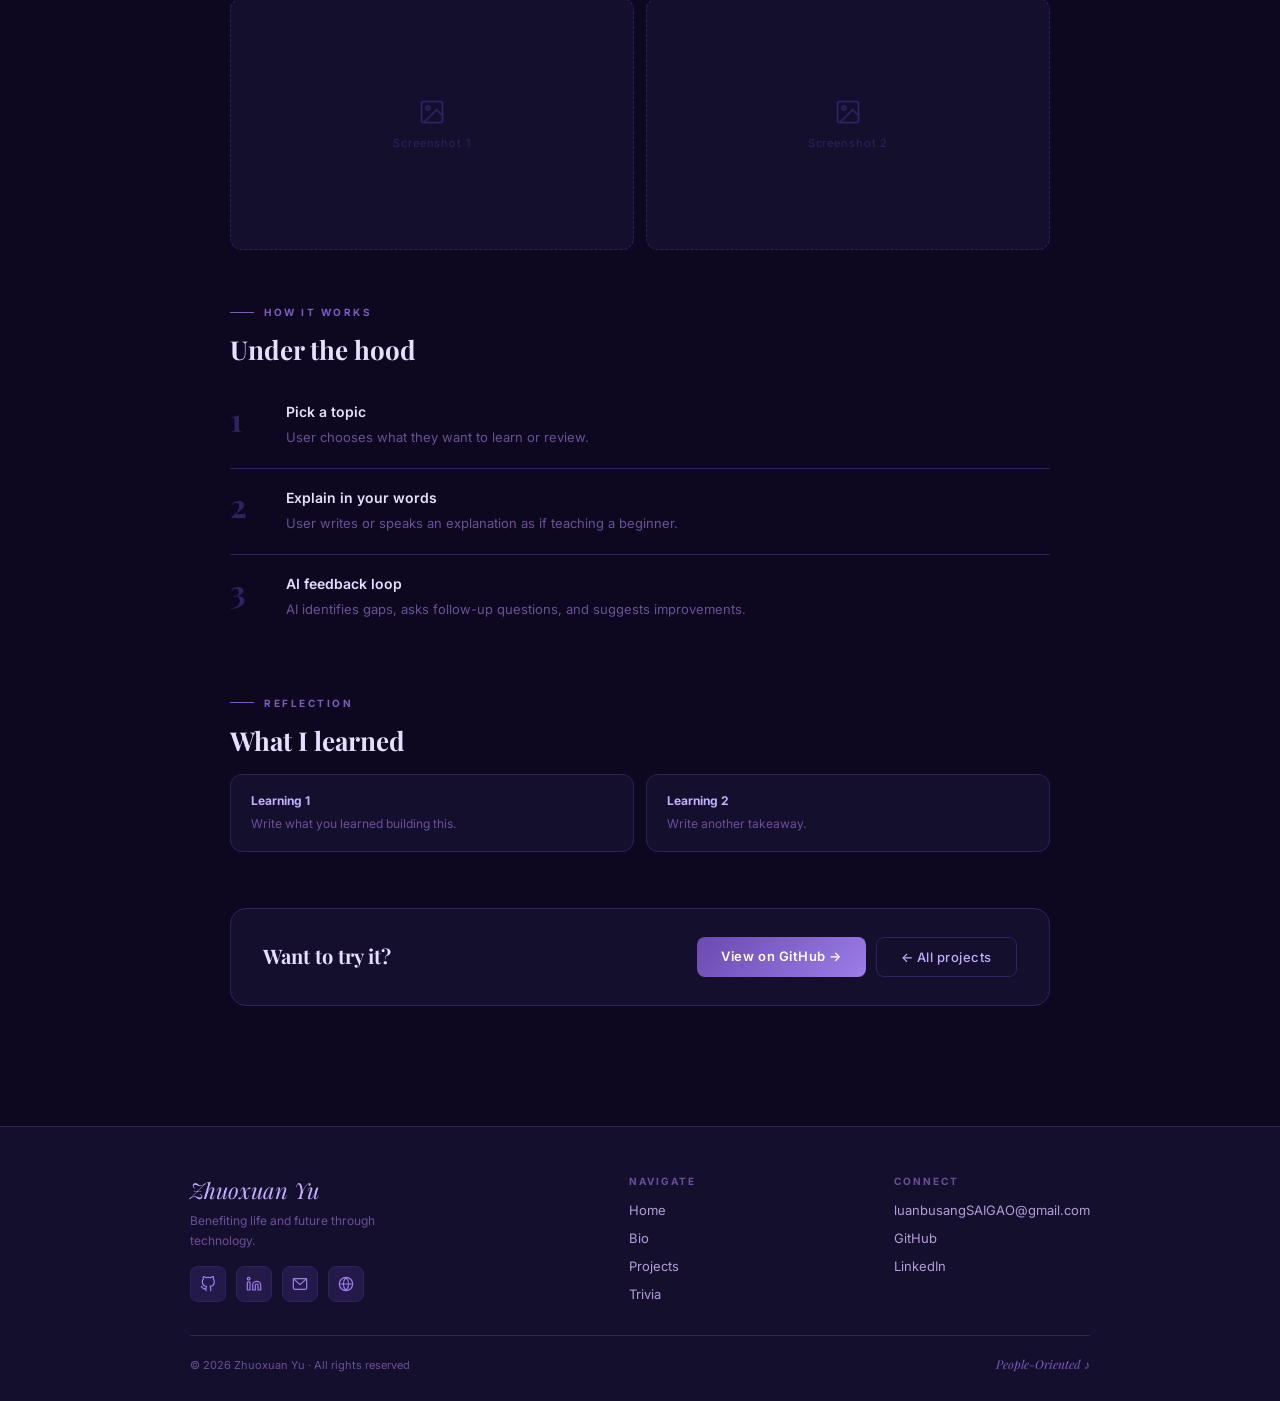
<file: projects/feynman-ai.html>
<!DOCTYPE html>
<html lang="en">
<link rel="icon" type="image/x-icon" href="../assets/favicon.ico">
<meta charset="UTF-8">
<meta name="viewport" content="width=device-width, initial-scale=1.0">
<meta name="referrer" content="strict-origin-when-cross-origin">
<title>Feynman AI Learning App — Zhuoxuan Yu</title>
<link rel="stylesheet" href="../css/styles.css">
<link rel="stylesheet" href="../css/project.css">
</head>
<body>
  
<div class="hero-bg"></div>

<nav>
  <a href="../index.html" class="nav-logo">Miranda</a>
  <a href="../projects.html" class="nav-back">
    <svg viewBox="0 0 24 24"><line x1="19" y1="12" x2="5" y2="12"/><polyline points="12 19 5 12 12 5"/></svg>
    Back to projects
  </a>
</nav>

<div class="hero">
  <div class="breadcrumb"><a href="../index.html">Home</a> / <a href="../projects.html">Projects</a> / <span>Feynman AI Learning App</span></div>
  <h1>Feynman AI<br><em>Learning App</em></h1>
  <p class="hero-sub">Learn by teaching — AI guides you through the Feynman technique to master any topic.</p>
  <div class="tech-row">
    <span class="tech-chip">AI</span>
    <span class="tech-chip">EdTech</span>
    <span class="tech-chip">Python</span>
  </div>
  <div class="hero-meta">
    <div class="meta-item"><span class="meta-label">Status</span><span class="meta-value">Finished</span></div>
    <div class="meta-item"><span class="meta-label">Year</span><span class="meta-value">2025</span></div>
    <div class="meta-item"><span class="meta-label">Role</span><span class="meta-value">Idea advisor & Video editor</span></div>
    <div class="meta-item"><span class="meta-label">Type</span><span class="meta-value">AI · Education</span></div>
  </div>
</div>

<div class="content">

  <div class="section">
    <div class="section-label">Demo</div>
    <h2>See it in action</h2>
    <div class="video-wrap">
      <iframe
        src="https://www.youtube-nocookie.com/embed/nl6S7ER8srQ"
        title="Feynman AI Learning App demo"
        referrerpolicy="strict-origin-when-cross-origin"
        allow="accelerometer; autoplay; clipboard-write; encrypted-media; gyroscope; picture-in-picture; web-share"
        allowfullscreen>
      </iframe>
    </div>
    <div class="video-caption">
      Feynman AI Learning App demo —
      <a href="https://youtube.com/shorts/nl6S7ER8srQ" target="_blank" rel="noopener" style="color:var(--purple3);">watch on YouTube</a> if the player does not load
    </div>
  </div>
  
  <div class="section">
    <div class="section-label">The problem</div>
    <h2>Why does this exist?</h2>
    <p>Reading notes is not the same as understanding. The Feynman technique forces you to explain ideas simply — <strong>replace this</strong> with your own problem statement.</p>
    <div class="callout"><p>"If you can't explain it simply, you don't understand it well enough."</p></div>
  </div>

  <div class="section">
    <div class="section-label">Screenshots</div>
    <h2>What it looks like</h2>
    <div class="gallery">
      <div class="img-slot"><div class="img-slot-placeholder"><svg viewBox="0 0 24 24"><rect x="3" y="3" width="18" height="18" rx="2"/><circle cx="8.5" cy="8.5" r="1.5"/><polyline points="21 15 16 10 5 21"/></svg><span>Screenshot 1</span></div></div>
      <div class="img-slot"><div class="img-slot-placeholder"><svg viewBox="0 0 24 24"><rect x="3" y="3" width="18" height="18" rx="2"/><circle cx="8.5" cy="8.5" r="1.5"/><polyline points="21 15 16 10 5 21"/></svg><span>Screenshot 2</span></div></div>
    </div>
  </div>

  <div class="section">
    <div class="section-label">How it works</div>
    <h2>Under the hood</h2>
    <div class="steps">
      <div class="step"><div class="step-num">1</div><div class="step-body"><h4>Pick a topic</h4><p>User chooses what they want to learn or review.</p></div></div>
      <div class="step"><div class="step-num">2</div><div class="step-body"><h4>Explain in your words</h4><p>User writes or speaks an explanation as if teaching a beginner.</p></div></div>
      <div class="step"><div class="step-num">3</div><div class="step-body"><h4>AI feedback loop</h4><p>AI identifies gaps, asks follow-up questions, and suggests improvements.</p></div></div>
    </div>
  </div>

  <div class="section">
    <div class="section-label">Reflection</div>
    <h2>What I learned</h2>
    <div class="learnings">
      <div class="learning-card"><h4>Learning 1</h4><p>Write what you learned building this.</p></div>
      <div class="learning-card"><h4>Learning 2</h4><p>Write another takeaway.</p></div>
    </div>
  </div>

  <div class="cta-bar">
    <div class="cta-bar-text"><h3>Want to try it?</h3></div>
    <div class="cta-btns">
      <a href="https://github.com/JustDaDoge/Feymann_Learning" class="btn-primary">View on GitHub →</a>
      <a href="../projects.html" class="btn-secondary">← All projects</a>
    </div>
  </div>

</div>

<footer>
  <div class="footer-inner">
    <div class="footer-top">
      <div class="footer-brand">
        <div class="footer-name">Zhuoxuan Yu</div>
        <p>Benefiting life and future through technology.</p>
        <div class="footer-social">
          <!-- Replace href="#" with your real links -->
          <a href="https://github.com/Zhuo-Xuan" class="social-btn" title="GitHub" target="_blank" rel="noopener">
            <svg viewBox="0 0 24 24"><path d="M9 19c-5 1.5-5-2.5-7-3m14 6v-3.87a3.37 3.37 0 0 0-.94-2.61c3.14-.35 6.44-1.54 6.44-7A5.44 5.44 0 0 0 20 4.77 5.07 5.07 0 0 0 19.91 1S18.73.65 16 2.48a13.38 13.38 0 0 0-7 0C6.27.65 5.09 1 5.09 1A5.07 5.07 0 0 0 5 4.77a5.44 5.44 0 0 0-1.5 3.78c0 5.42 3.3 6.61 6.44 7A3.37 3.37 0 0 0 9 18.13V22"/></svg>
          </a>
          <a href="https://www.linkedin.com/in/miranda-zhuoxuan-yu/" class="social-btn" title="LinkedIn" target="_blank" rel="noopener">
            <svg viewBox="0 0 24 24"><path d="M16 8a6 6 0 0 1 6 6v7h-4v-7a2 2 0 0 0-2-2 2 2 0 0 0-2 2v7h-4v-7a6 6 0 0 1 6-6z"/><rect x="2" y="9" width="4" height="12"/><circle cx="4" cy="4" r="2"/></svg>
          </a>
          <a href="mailto:luanbusangSAIGAO@gmail.com" class="social-btn" title="Email">
            <svg viewBox="0 0 24 24"><rect x="2" y="4" width="20" height="16" rx="2"/><polyline points="2,4 12,13 22,4"/></svg>
          </a>
          <a href="#" class="social-btn" title="Portfolio" target="_blank" rel="noopener">
            <svg viewBox="0 0 24 24"><circle cx="12" cy="12" r="10"/><line x1="2" y1="12" x2="22" y2="12"/><path d="M12 2a15.3 15.3 0 0 1 4 10 15.3 15.3 0 0 1-4 10 15.3 15.3 0 0 1-4-10 15.3 15.3 0 0 1 4-10z"/></svg>
          </a>
        </div>
      </div>

      <div class="footer-links-group">
        <h4>Navigate</h4>
        <ul>
           <li><a href="../index.html">Home</a></li>
           <li><a href="../bio.html">Bio</a></li>
           <li><a href="../projects.html">Projects</a></li>
           <li><a href="../index.html#trivia">Trivia</a></li>
        </ul>
      </div>

      <div class="footer-links-group">
        <h4>Connect</h4>
        <ul>
          <li><a href="mailto:luanbusangSAIGAO@gmail.com">luanbusangSAIGAO@gmail.com</a></li>
          <li><a href="https://github.com/Zhuo-Xuan" target="_blank" rel="noopener">GitHub</a></li>
          <li><a href="https://www.linkedin.com/in/miranda-zhuoxuan-yu/" target="_blank" rel="noopener">LinkedIn</a></li>
        </ul>
      </div>
    </div>

    <div class="footer-bottom">
      <p>© 2026 Zhuoxuan Yu · All rights reserved</p>
      <div class="footer-tagline">People-Oriented ♪</div>
    </div>
  </div>
</footer>

</body>
</html>
</file>
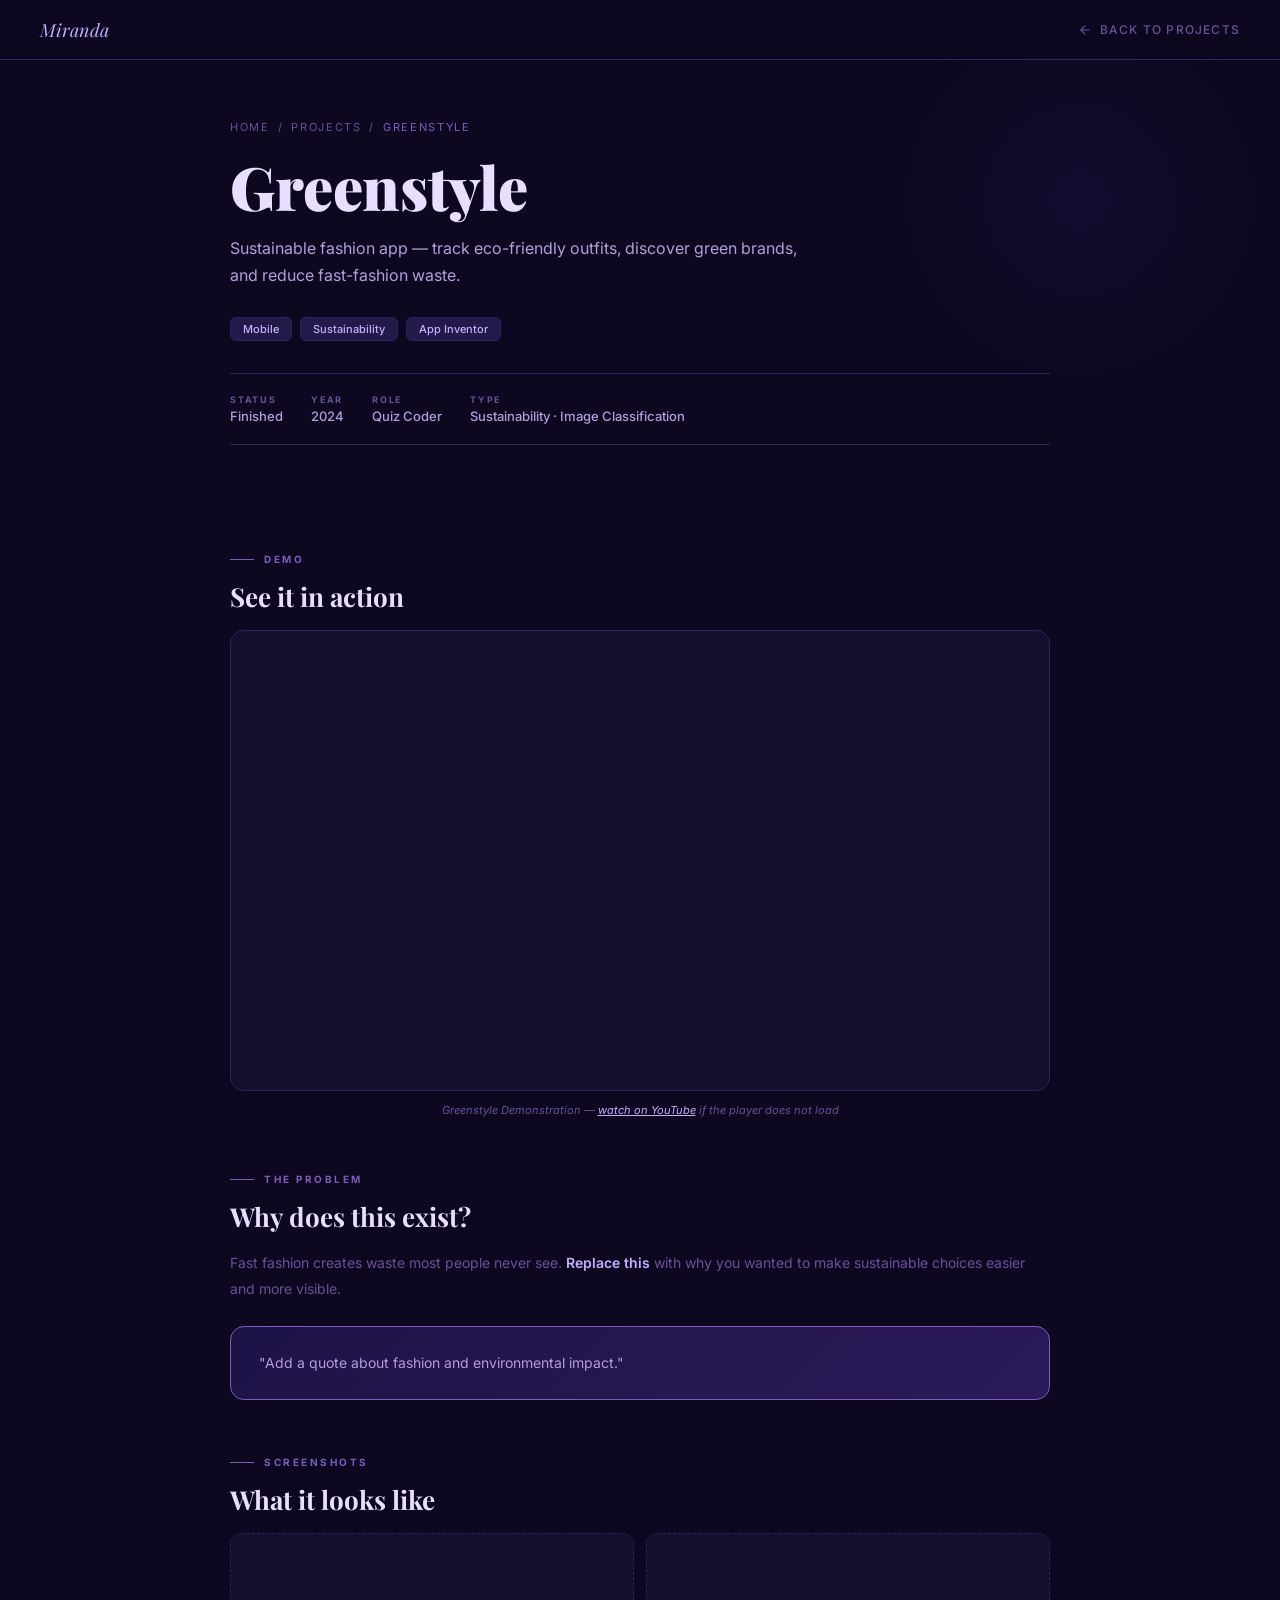
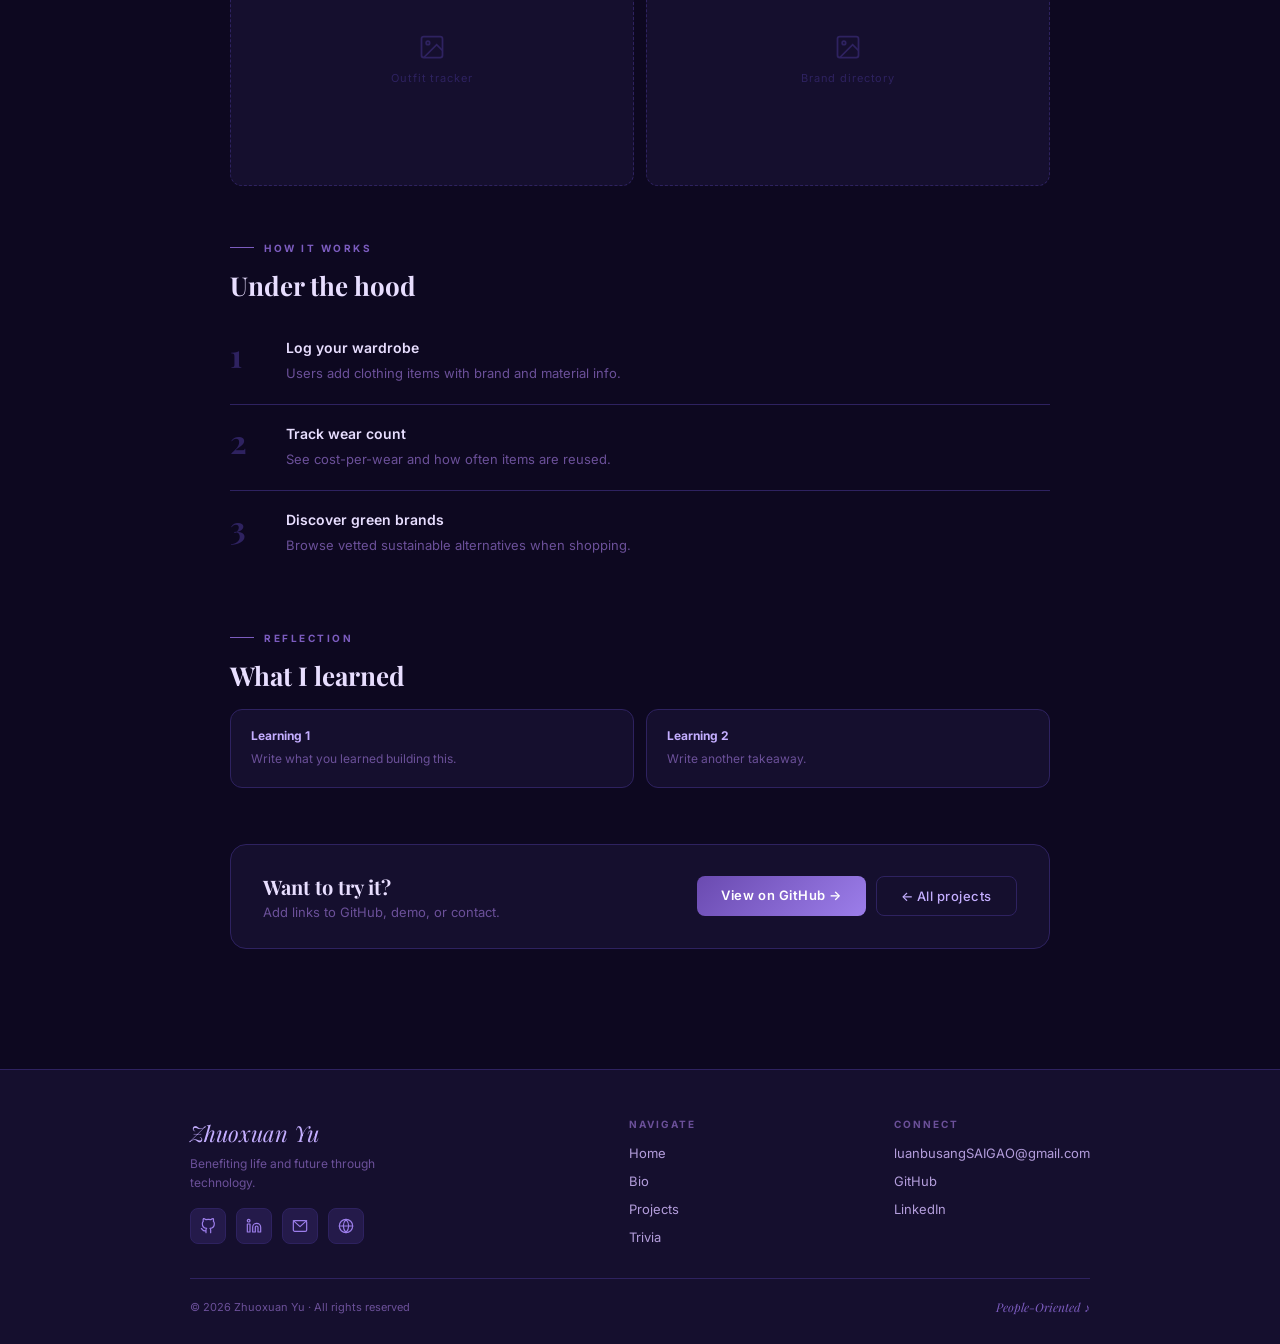
<file: projects/greenstyle.html>
<!DOCTYPE html>
<html lang="en">
<link rel="icon" type="image/x-icon" href="../assets/favicon.ico">
<meta charset="UTF-8">
<meta name="viewport" content="width=device-width, initial-scale=1.0">
<title>Greenstyle — Zhuoxuan Yu</title>
<link rel="stylesheet" href="../css/styles.css">
<link rel="stylesheet" href="../css/project.css">
</head>
<body>
<div class="hero-bg"></div>

<nav>
  <a href="../index.html" class="nav-logo">Miranda</a>
  <a href="../projects.html" class="nav-back">
    <svg viewBox="0 0 24 24"><line x1="19" y1="12" x2="5" y2="12"/><polyline points="12 19 5 12 12 5"/></svg>
    Back to projects
  </a>
</nav>

<div class="hero">
  <div class="breadcrumb"><a href="../index.html">Home</a> / <a href="../projects.html">Projects</a> / <span>Greenstyle</span></div>
  <h1>Greenstyle</h1>
  <p class="hero-sub">Sustainable fashion app — track eco-friendly outfits, discover green brands, and reduce fast-fashion waste.</p>
  <div class="tech-row">
    <span class="tech-chip">Mobile</span>
    <span class="tech-chip">Sustainability</span>
    <span class="tech-chip">App Inventor</span>
  </div>
  <div class="hero-meta">
    <div class="meta-item"><span class="meta-label">Status</span><span class="meta-value">Finished</span></div>
    <div class="meta-item"><span class="meta-label">Year</span><span class="meta-value">2024</span></div>
    <div class="meta-item"><span class="meta-label">Role</span><span class="meta-value">Quiz Coder</span></div>
    <div class="meta-item"><span class="meta-label">Type</span><span class="meta-value">Sustainability · Image Classification</span></div>
  </div>
</div>

<div class="content">

  <div class="section">
    <div class="section-label">Demo</div>
    <h2>See it in action</h2>
    <!-- Use embed URL: youtube.com/embed/VIDEO_ID  (not youtu.be or watch?v=) -->
    <div class="video-wrap">
      <iframe
        src="https://www.youtube-nocookie.com/embed/7-gz4jRrXKY"
        title="Greenstyle Demonstration"
        referrerpolicy="strict-origin-when-cross-origin"
        allow="accelerometer; autoplay; clipboard-write; encrypted-media; gyroscope; picture-in-picture; web-share"
        allowfullscreen>
      </iframe>
    </div>
    <div class="video-caption">
      Greenstyle Demonstration —
      <a href="https://www.youtube.com/watch?v=7-gz4jRrXKY" target="_blank" rel="noopener" style="color:var(--purple3);">watch on YouTube</a> if the player does not load
    </div>
  </div>

  <div class="section">
    <div class="section-label">The problem</div>
    <h2>Why does this exist?</h2>
    <p>Fast fashion creates waste most people never see. <strong>Replace this</strong> with why you wanted to make sustainable choices easier and more visible.</p>
    <div class="callout"><p>"Add a quote about fashion and environmental impact."</p></div>
  </div>

  <div class="section">
    <div class="section-label">Screenshots</div>
    <h2>What it looks like</h2>
    <div class="gallery">
      <div class="img-slot"><div class="img-slot-placeholder"><svg viewBox="0 0 24 24"><rect x="3" y="3" width="18" height="18" rx="2"/><circle cx="8.5" cy="8.5" r="1.5"/><polyline points="21 15 16 10 5 21"/></svg><span>Outfit tracker</span></div></div>
      <div class="img-slot"><div class="img-slot-placeholder"><svg viewBox="0 0 24 24"><rect x="3" y="3" width="18" height="18" rx="2"/><circle cx="8.5" cy="8.5" r="1.5"/><polyline points="21 15 16 10 5 21"/></svg><span>Brand directory</span></div></div>
    </div>
  </div>

  <div class="section">
    <div class="section-label">How it works</div>
    <h2>Under the hood</h2>
    <div class="steps">
      <div class="step"><div class="step-num">1</div><div class="step-body"><h4>Log your wardrobe</h4><p>Users add clothing items with brand and material info.</p></div></div>
      <div class="step"><div class="step-num">2</div><div class="step-body"><h4>Track wear count</h4><p>See cost-per-wear and how often items are reused.</p></div></div>
      <div class="step"><div class="step-num">3</div><div class="step-body"><h4>Discover green brands</h4><p>Browse vetted sustainable alternatives when shopping.</p></div></div>
    </div>
  </div>

  <div class="section">
    <div class="section-label">Reflection</div>
    <h2>What I learned</h2>
    <div class="learnings">
      <div class="learning-card"><h4>Learning 1</h4><p>Write what you learned building this.</p></div>
      <div class="learning-card"><h4>Learning 2</h4><p>Write another takeaway.</p></div>
    </div>
  </div>

  <div class="cta-bar">
    <div class="cta-bar-text"><h3>Want to try it?</h3><p>Add links to GitHub, demo, or contact.</p></div>
    <div class="cta-btns">
      <a href="#" class="btn-primary">View on GitHub →</a>
      <a href="../projects.html" class="btn-secondary">← All projects</a>
    </div>
  </div>

</div>

<footer>
  <div class="footer-inner">
    <div class="footer-top">
      <div class="footer-brand">
        <div class="footer-name">Zhuoxuan Yu</div>
        <p>Benefiting life and future through technology.</p>
        <div class="footer-social">
          <!-- Replace href="#" with your real links -->
          <a href="https://github.com/Zhuo-Xuan" class="social-btn" title="GitHub" target="_blank" rel="noopener">
            <svg viewBox="0 0 24 24"><path d="M9 19c-5 1.5-5-2.5-7-3m14 6v-3.87a3.37 3.37 0 0 0-.94-2.61c3.14-.35 6.44-1.54 6.44-7A5.44 5.44 0 0 0 20 4.77 5.07 5.07 0 0 0 19.91 1S18.73.65 16 2.48a13.38 13.38 0 0 0-7 0C6.27.65 5.09 1 5.09 1A5.07 5.07 0 0 0 5 4.77a5.44 5.44 0 0 0-1.5 3.78c0 5.42 3.3 6.61 6.44 7A3.37 3.37 0 0 0 9 18.13V22"/></svg>
          </a>
          <a href="https://www.linkedin.com/in/miranda-zhuoxuan-yu/" class="social-btn" title="LinkedIn" target="_blank" rel="noopener">
            <svg viewBox="0 0 24 24"><path d="M16 8a6 6 0 0 1 6 6v7h-4v-7a2 2 0 0 0-2-2 2 2 0 0 0-2 2v7h-4v-7a6 6 0 0 1 6-6z"/><rect x="2" y="9" width="4" height="12"/><circle cx="4" cy="4" r="2"/></svg>
          </a>
          <a href="mailto:luanbusangSAIGAO@gmail.com" class="social-btn" title="Email">
            <svg viewBox="0 0 24 24"><rect x="2" y="4" width="20" height="16" rx="2"/><polyline points="2,4 12,13 22,4"/></svg>
          </a>
          <a href="#" class="social-btn" title="Portfolio" target="_blank" rel="noopener">
            <svg viewBox="0 0 24 24"><circle cx="12" cy="12" r="10"/><line x1="2" y1="12" x2="22" y2="12"/><path d="M12 2a15.3 15.3 0 0 1 4 10 15.3 15.3 0 0 1-4 10 15.3 15.3 0 0 1-4-10 15.3 15.3 0 0 1 4-10z"/></svg>
          </a>
        </div>
      </div>

      <div class="footer-links-group">
        <h4>Navigate</h4>
        <ul>
           <li><a href="../index.html">Home</a></li>
           <li><a href="../bio.html">Bio</a></li>
           <li><a href="../projects.html">Projects</a></li>
           <li><a href="../index.html#trivia">Trivia</a></li>
        </ul>
      </div>

      <div class="footer-links-group">
        <h4>Connect</h4>
        <ul>
          <li><a href="mailto:luanbusangSAIGAO@gmail.com">luanbusangSAIGAO@gmail.com</a></li>
          <li><a href="https://github.com/Zhuo-Xuan" target="_blank" rel="noopener">GitHub</a></li>
          <li><a href="https://www.linkedin.com/in/miranda-zhuoxuan-yu/" target="_blank" rel="noopener">LinkedIn</a></li>
        </ul>
      </div>
    </div>

    <div class="footer-bottom">
      <p>© 2026 Zhuoxuan Yu · All rights reserved</p>
      <div class="footer-tagline">People-Oriented ♪</div>
    </div>
  </div>
</footer>

</body>
</html>
</file>
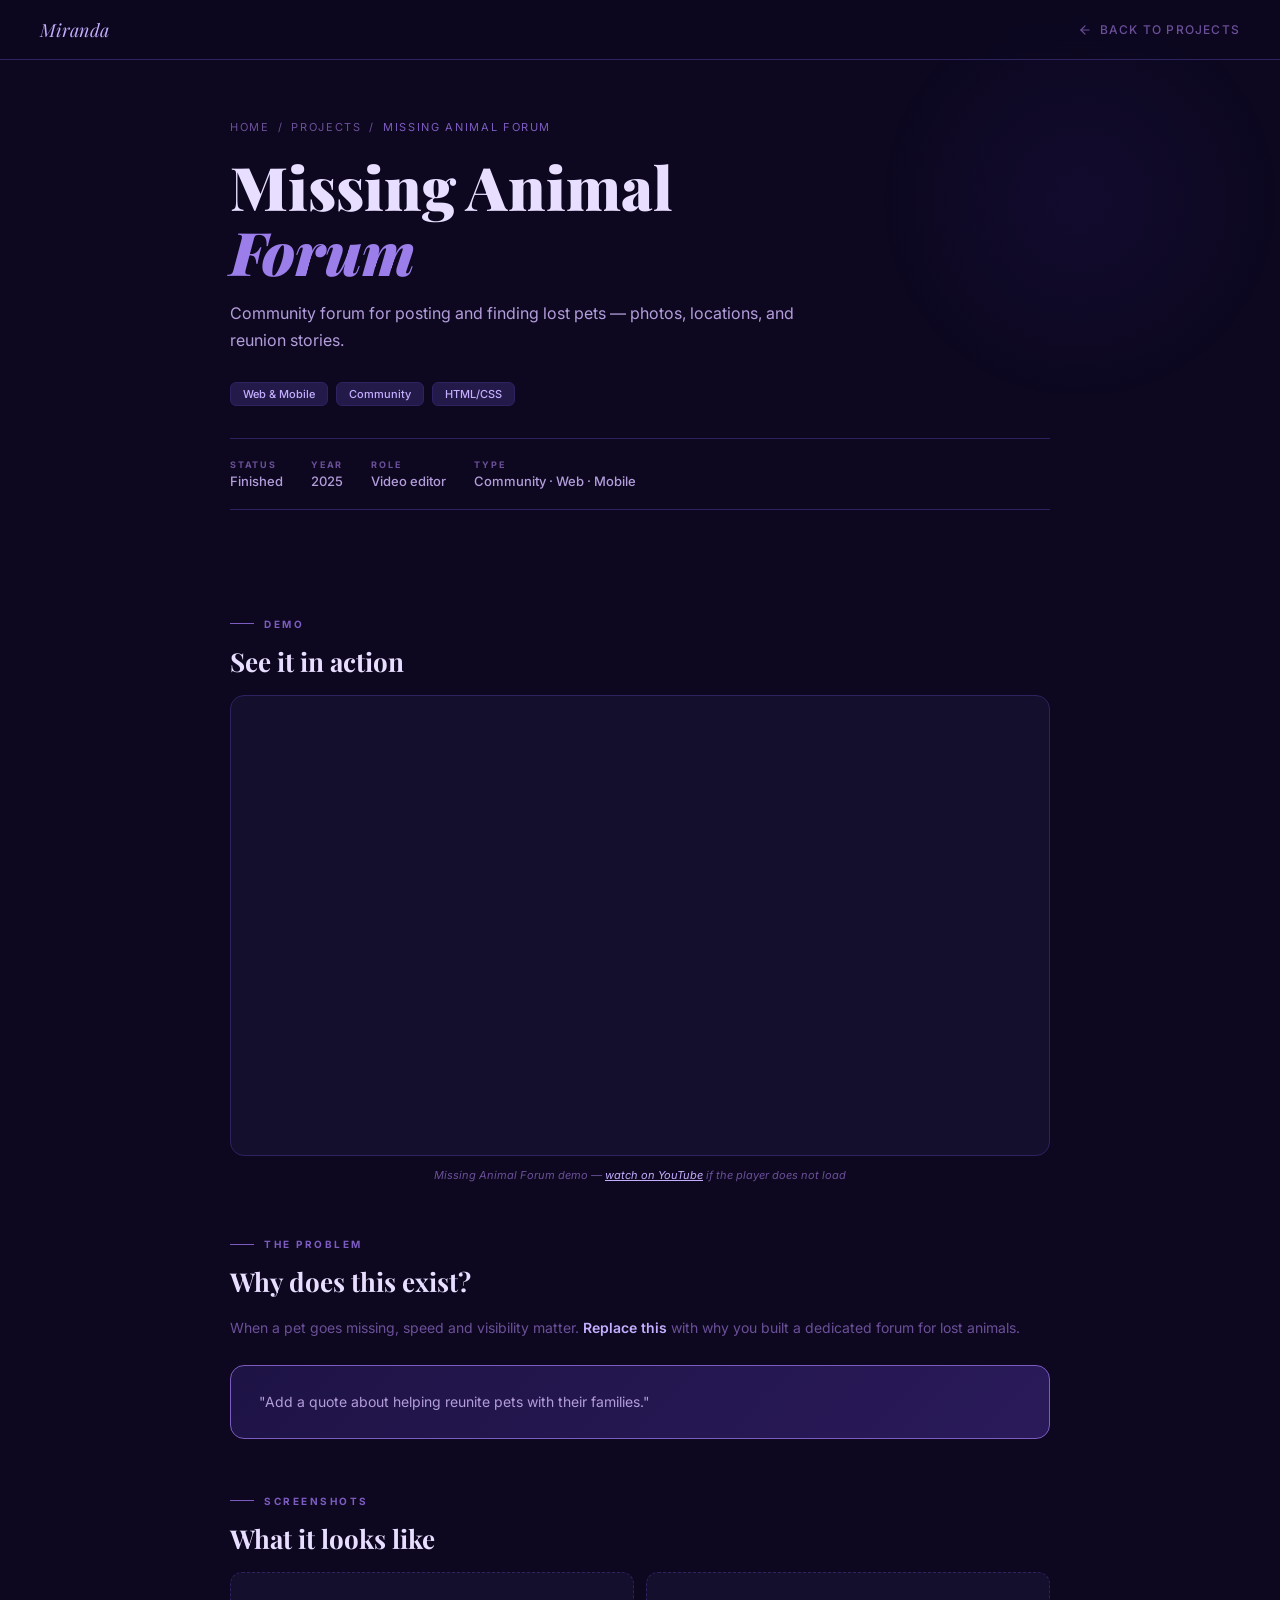
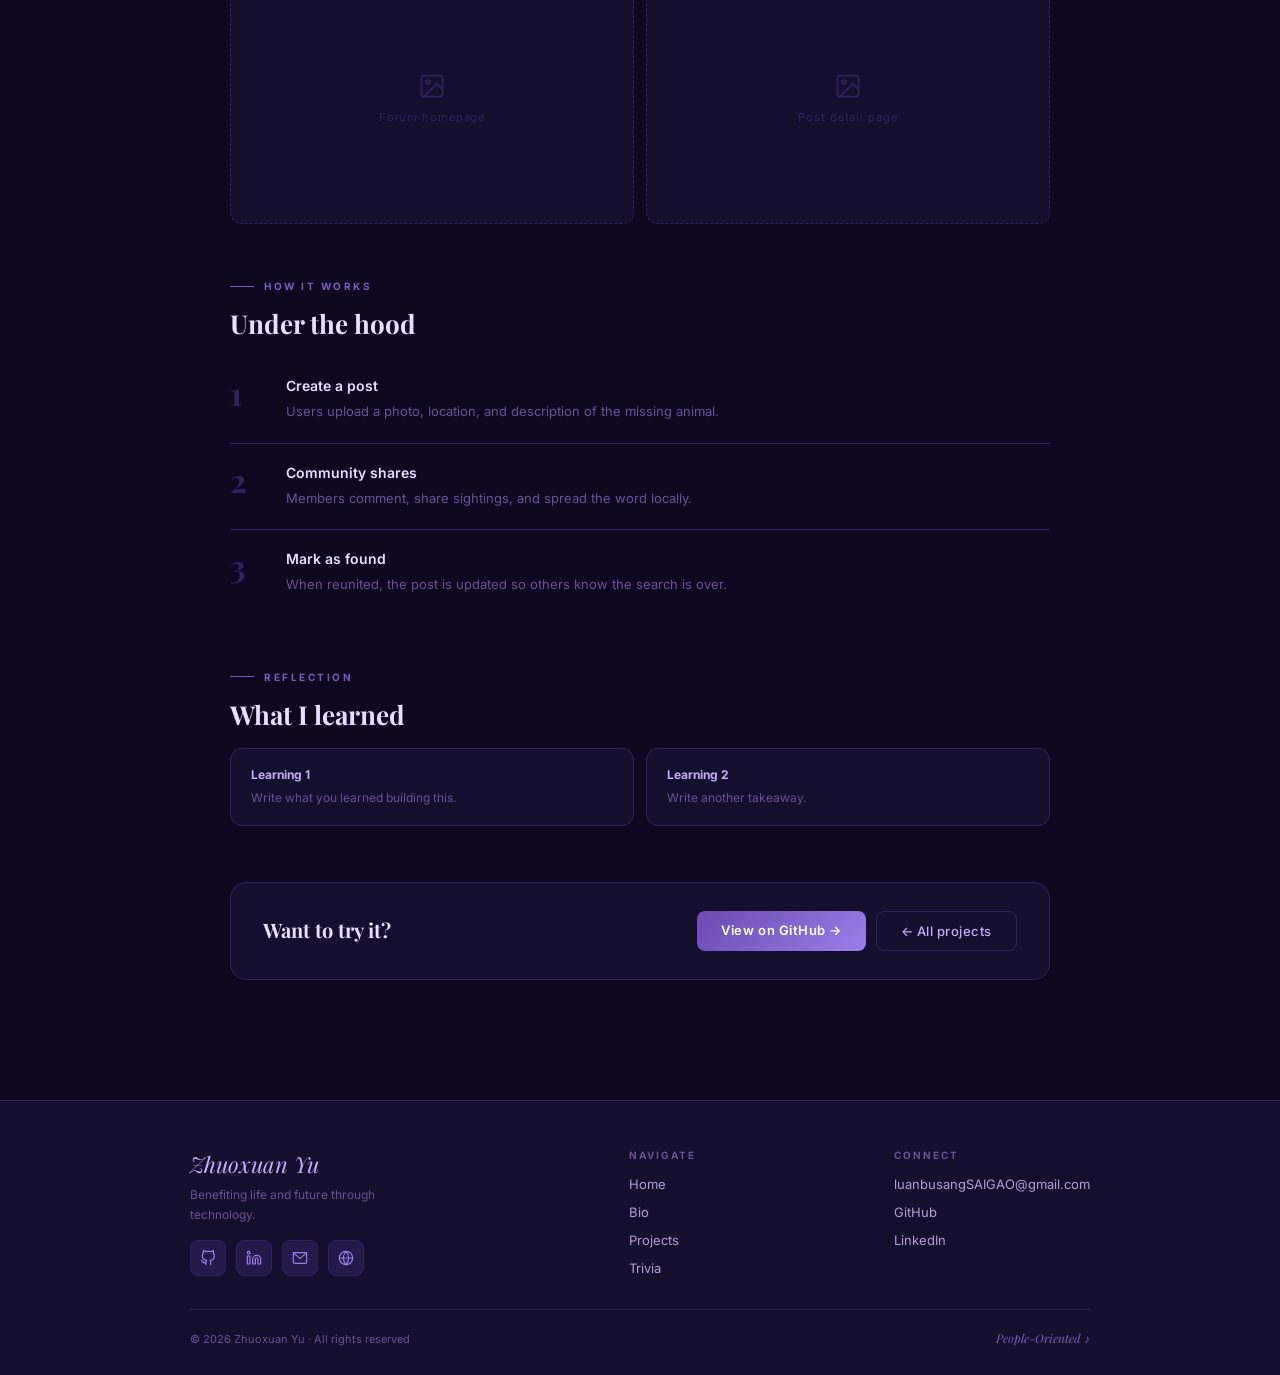
<file: projects/missing-animal-forum.html>
<!DOCTYPE html>
<html lang="en">
<link rel="icon" type="image/x-icon" href="../assets/favicon.ico">
<meta charset="UTF-8">
<meta name="viewport" content="width=device-width, initial-scale=1.0">
<title>Missing Animal Forum — Zhuoxuan Yu</title>
<link rel="stylesheet" href="../css/styles.css">
<link rel="stylesheet" href="../css/project.css">
</head>
<body>
<div class="hero-bg"></div>

<nav>
  <a href="../index.html" class="nav-logo">Miranda</a>
  <a href="../projects.html" class="nav-back">
    <svg viewBox="0 0 24 24"><line x1="19" y1="12" x2="5" y2="12"/><polyline points="12 19 5 12 12 5"/></svg>
    Back to projects
  </a>
</nav>

<div class="hero">
  <div class="breadcrumb"><a href="../index.html">Home</a> / <a href="../projects.html">Projects</a> / <span>Missing Animal Forum</span></div>
  <h1>Missing Animal<br><em>Forum</em></h1>
  <p class="hero-sub">Community forum for posting and finding lost pets — photos, locations, and reunion stories.</p>
  <div class="tech-row">
    <span class="tech-chip">Web & Mobile</span>
    <span class="tech-chip">Community</span>
    <span class="tech-chip">HTML/CSS</span>
  </div>
  <div class="hero-meta">
    <div class="meta-item"><span class="meta-label">Status</span><span class="meta-value">Finished</span></div>
    <div class="meta-item"><span class="meta-label">Year</span><span class="meta-value">2025</span></div>
    <div class="meta-item"><span class="meta-label">Role</span><span class="meta-value">Video editor</span></div>
    <div class="meta-item"><span class="meta-label">Type</span><span class="meta-value">Community · Web · Mobile</span></div>
  </div>
</div>

<div class="content">

  <div class="section">
    <div class="section-label">Demo</div>
    <h2>See it in action</h2>
    <div class="video-wrap">
      <iframe
        src="https://www.youtube-nocookie.com/embed/ZGRo-5uMCh4"
        title="Missing Animal Forum demo"
        referrerpolicy="strict-origin-when-cross-origin"
        allow="accelerometer; autoplay; clipboard-write; encrypted-media; gyroscope; picture-in-picture; web-share"
        allowfullscreen>
      </iframe>
    </div>
    <div class="video-caption">
      Missing Animal Forum demo —
      <a href="https://youtube.com/shorts/ZGRo-5uMCh4" target="_blank" rel="noopener" style="color:var(--purple3);">watch on YouTube</a> if the player does not load
    </div>
  </div>

  <div class="section">
    <div class="section-label">The problem</div>
    <h2>Why does this exist?</h2>
    <p>When a pet goes missing, speed and visibility matter. <strong>Replace this</strong> with why you built a dedicated forum for lost animals.</p>
    <div class="callout"><p>"Add a quote about helping reunite pets with their families."</p></div>
  </div>

  <div class="section">
    <div class="section-label">Screenshots</div>
    <h2>What it looks like</h2>
    <div class="gallery">
      <div class="img-slot"><div class="img-slot-placeholder"><svg viewBox="0 0 24 24"><rect x="3" y="3" width="18" height="18" rx="2"/><circle cx="8.5" cy="8.5" r="1.5"/><polyline points="21 15 16 10 5 21"/></svg><span>Forum homepage</span></div></div>
      <div class="img-slot"><div class="img-slot-placeholder"><svg viewBox="0 0 24 24"><rect x="3" y="3" width="18" height="18" rx="2"/><circle cx="8.5" cy="8.5" r="1.5"/><polyline points="21 15 16 10 5 21"/></svg><span>Post detail page</span></div></div>
    </div>
  </div>

  <div class="section">
    <div class="section-label">How it works</div>
    <h2>Under the hood</h2>
    <div class="steps">
      <div class="step"><div class="step-num">1</div><div class="step-body"><h4>Create a post</h4><p>Users upload a photo, location, and description of the missing animal.</p></div></div>
      <div class="step"><div class="step-num">2</div><div class="step-body"><h4>Community shares</h4><p>Members comment, share sightings, and spread the word locally.</p></div></div>
      <div class="step"><div class="step-num">3</div><div class="step-body"><h4>Mark as found</h4><p>When reunited, the post is updated so others know the search is over.</p></div></div>
    </div>
  </div>

  <div class="section">
    <div class="section-label">Reflection</div>
    <h2>What I learned</h2>
    <div class="learnings">
      <div class="learning-card"><h4>Learning 1</h4><p>Write what you learned building this.</p></div>
      <div class="learning-card"><h4>Learning 2</h4><p>Write another takeaway.</p></div>
    </div>
  </div>

  <div class="cta-bar">
    <div class="cta-bar-text"><h3>Want to try it?</h3></div>
    <div class="cta-btns">
      <a href="#" class="btn-primary">View on GitHub →</a>
      <a href="../projects.html" class="btn-secondary">← All projects</a>
    </div>
  </div>

</div>

<footer>
  <div class="footer-inner">
    <div class="footer-top">
      <div class="footer-brand">
        <div class="footer-name">Zhuoxuan Yu</div>
        <p>Benefiting life and future through technology.</p>
        <div class="footer-social">
          <!-- Replace href="#" with your real links -->
          <a href="https://github.com/Zhuo-Xuan" class="social-btn" title="GitHub" target="_blank" rel="noopener">
            <svg viewBox="0 0 24 24"><path d="M9 19c-5 1.5-5-2.5-7-3m14 6v-3.87a3.37 3.37 0 0 0-.94-2.61c3.14-.35 6.44-1.54 6.44-7A5.44 5.44 0 0 0 20 4.77 5.07 5.07 0 0 0 19.91 1S18.73.65 16 2.48a13.38 13.38 0 0 0-7 0C6.27.65 5.09 1 5.09 1A5.07 5.07 0 0 0 5 4.77a5.44 5.44 0 0 0-1.5 3.78c0 5.42 3.3 6.61 6.44 7A3.37 3.37 0 0 0 9 18.13V22"/></svg>
          </a>
          <a href="https://www.linkedin.com/in/miranda-zhuoxuan-yu/" class="social-btn" title="LinkedIn" target="_blank" rel="noopener">
            <svg viewBox="0 0 24 24"><path d="M16 8a6 6 0 0 1 6 6v7h-4v-7a2 2 0 0 0-2-2 2 2 0 0 0-2 2v7h-4v-7a6 6 0 0 1 6-6z"/><rect x="2" y="9" width="4" height="12"/><circle cx="4" cy="4" r="2"/></svg>
          </a>
          <a href="mailto:luanbusangSAIGAO@gmail.com" class="social-btn" title="Email">
            <svg viewBox="0 0 24 24"><rect x="2" y="4" width="20" height="16" rx="2"/><polyline points="2,4 12,13 22,4"/></svg>
          </a>
          <a href="#" class="social-btn" title="Portfolio" target="_blank" rel="noopener">
            <svg viewBox="0 0 24 24"><circle cx="12" cy="12" r="10"/><line x1="2" y1="12" x2="22" y2="12"/><path d="M12 2a15.3 15.3 0 0 1 4 10 15.3 15.3 0 0 1-4 10 15.3 15.3 0 0 1-4-10 15.3 15.3 0 0 1 4-10z"/></svg>
          </a>
        </div>
      </div>

      <div class="footer-links-group">
        <h4>Navigate</h4>
        <ul>
           <li><a href="../index.html">Home</a></li>
           <li><a href="../bio.html">Bio</a></li>
           <li><a href="../projects.html">Projects</a></li>
           <li><a href="../index.html#trivia">Trivia</a></li>
        </ul>
      </div>

      <div class="footer-links-group">
        <h4>Connect</h4>
        <ul>
          <li><a href="mailto:luanbusangSAIGAO@gmail.com">luanbusangSAIGAO@gmail.com</a></li>
          <li><a href="https://github.com/Zhuo-Xuan" target="_blank" rel="noopener">GitHub</a></li>
          <li><a href="https://www.linkedin.com/in/miranda-zhuoxuan-yu/" target="_blank" rel="noopener">LinkedIn</a></li>
        </ul>
      </div>
    </div>

    <div class="footer-bottom">
      <p>© 2026 Zhuoxuan Yu · All rights reserved</p>
      <div class="footer-tagline">People-Oriented ♪</div>
    </div>
  </div>
</footer>

</body>
</html>
</file>
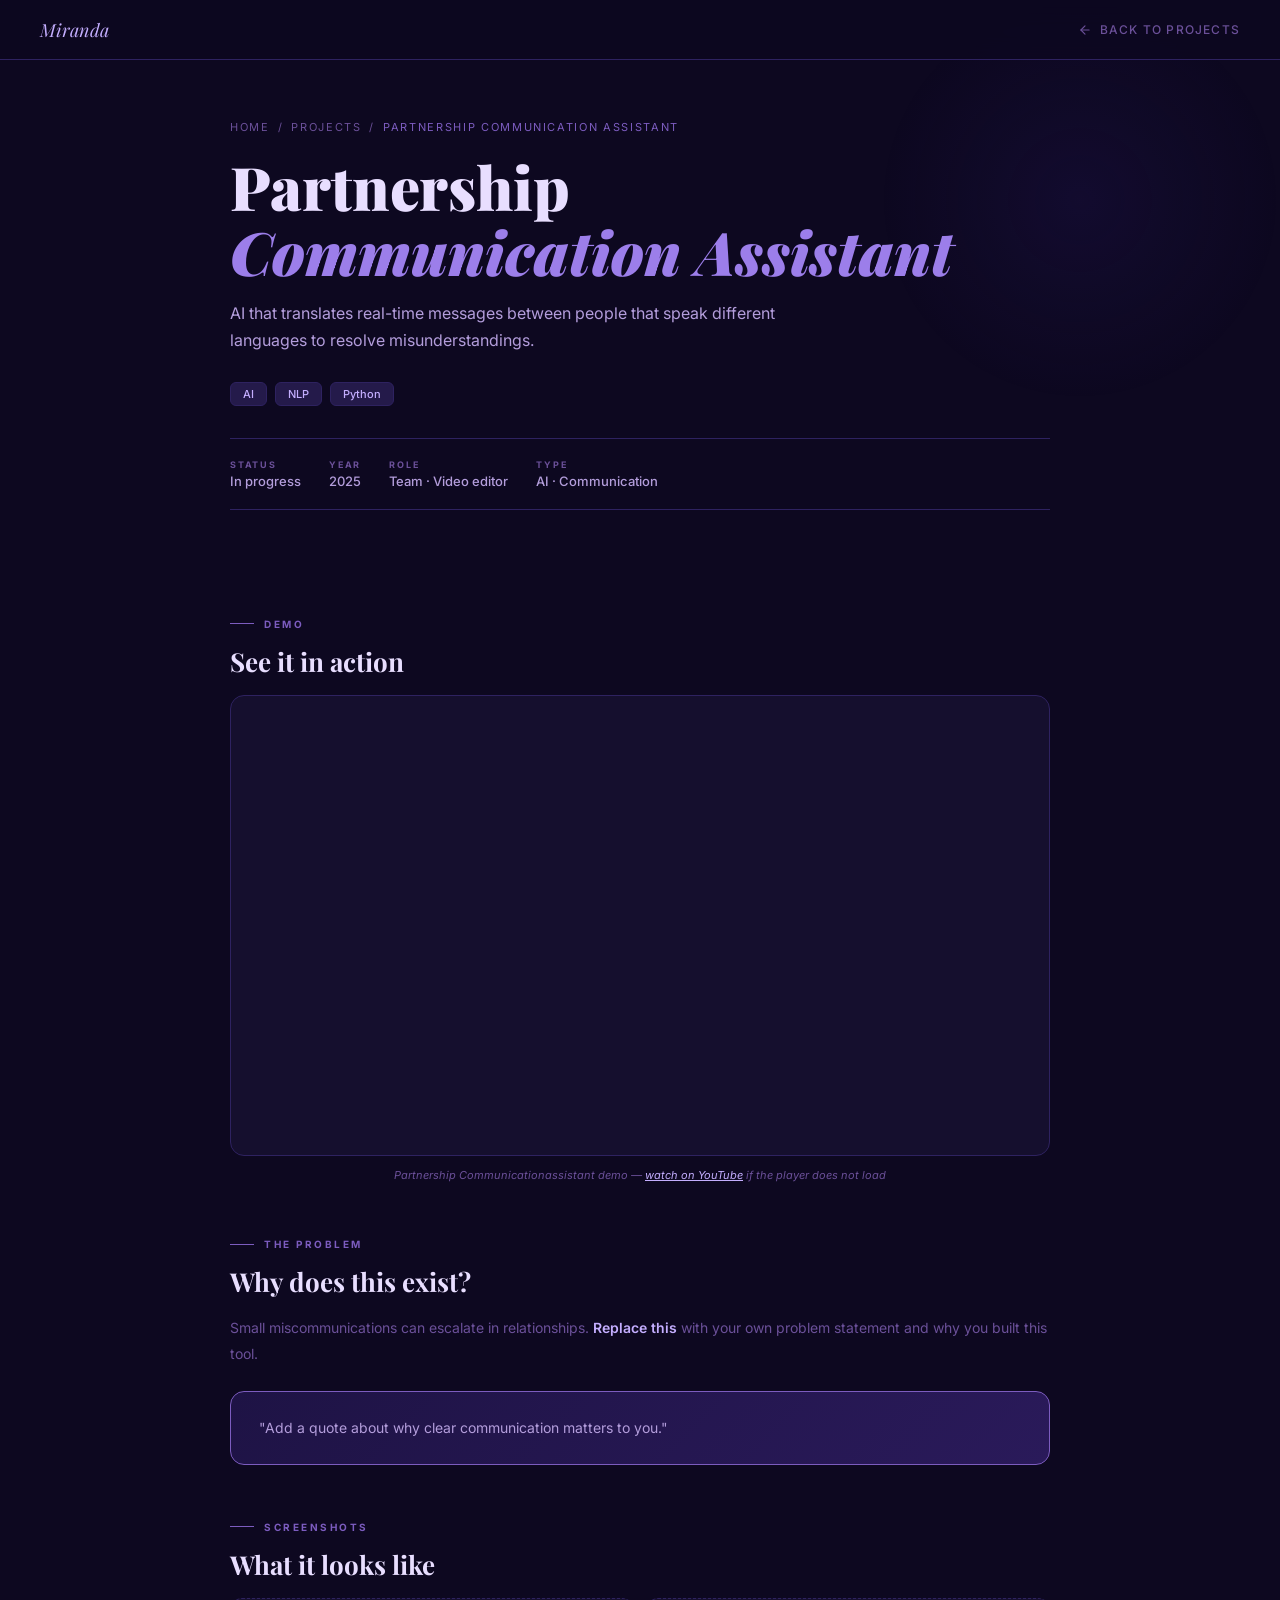
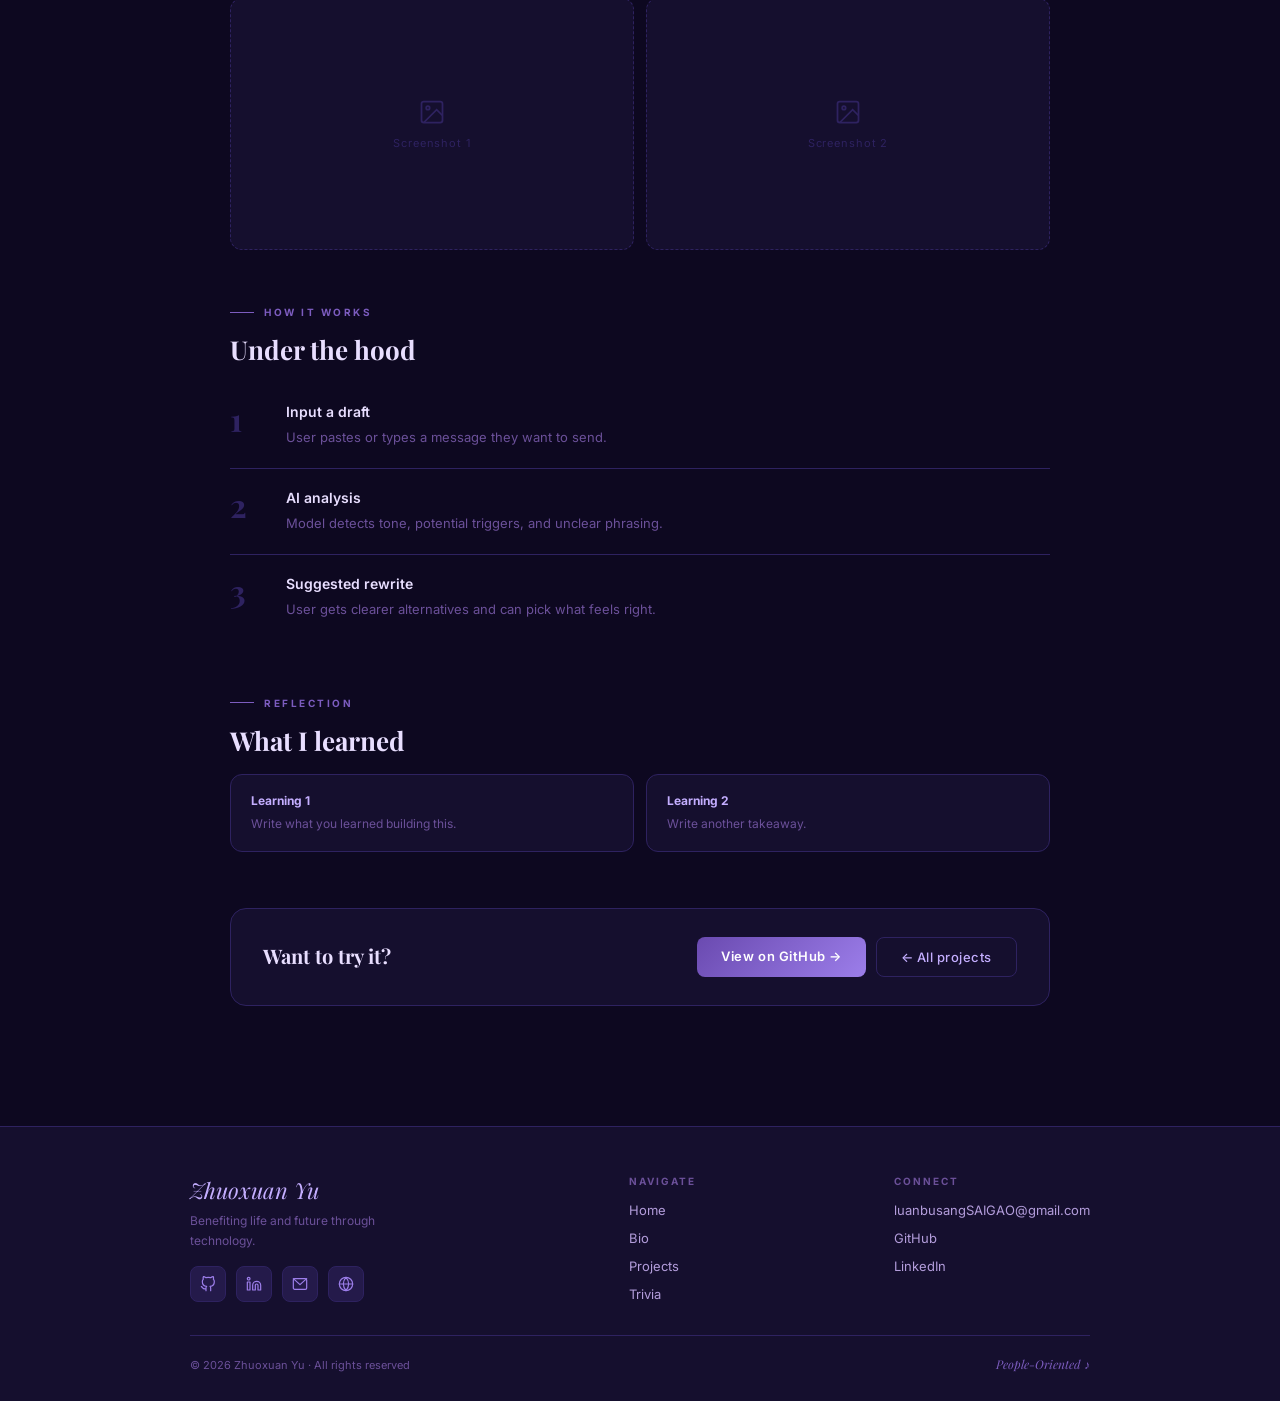
<file: projects/partnership-communication-assistant.html>
<!DOCTYPE html>
<html lang="en">
<link rel="icon" type="image/x-icon" href="../assets/favicon.ico">
<meta charset="UTF-8">
<meta name="viewport" content="width=device-width, initial-scale=1.0">
<title>Partnership Communication Assistant — Zhuoxuan Yu</title>
<link rel="stylesheet" href="../css/styles.css">
<link rel="stylesheet" href="../css/project.css">
</head>
<body>
<div class="hero-bg"></div>

<nav>
  <a href="../index.html" class="nav-logo">Miranda</a>
  <a href="../projects.html" class="nav-back">
    <svg viewBox="0 0 24 24"><line x1="19" y1="12" x2="5" y2="12"/><polyline points="12 19 5 12 12 5"/></svg>
    Back to projects
  </a>
</nav>

<div class="hero">
  <div class="breadcrumb"><a href="../index.html">Home</a> / <a href="../projects.html">Projects</a> / <span>Partnership Communication Assistant</span></div>
  <h1>Partnership<br><em>Communication Assistant</em></h1>
  <p class="hero-sub">AI that translates real-time messages between people that speak different languages to resolve misunderstandings.</p>
  <div class="tech-row">
    <span class="tech-chip">AI</span>
    <span class="tech-chip">NLP</span>
    <span class="tech-chip">Python</span>
  </div>
  <div class="hero-meta">
    <div class="meta-item"><span class="meta-label">Status</span><span class="meta-value">In progress</span></div>
    <div class="meta-item"><span class="meta-label">Year</span><span class="meta-value">2025</span></div>
    <div class="meta-item"><span class="meta-label">Role</span><span class="meta-value">Team · Video editor</span></div>
    <div class="meta-item"><span class="meta-label">Type</span><span class="meta-value">AI · Communication</span></div>
  </div>
</div>

<div class="content">

  <div class="section">
    <div class="section-label">Demo</div>
    <h2>See it in action</h2>
    <div class="video-wrap">
      <iframe
        src="https://www.youtube-nocookie.com/embed/6yMRMDLB93M"
        title="partnership-communication-assistant demo"
        referrerpolicy="strict-origin-when-cross-origin"
        allow="accelerometer; autoplay; clipboard-write; encrypted-media; gyroscope; picture-in-picture; web-share"
        allowfullscreen>
      </iframe>
    </div>
    <div class="video-caption">
      Partnership Communicationassistant demo —
      <a href="https://youtu.be/6yMRMDLB93M" target="_blank" rel="noopener" style="color:var(--purple3);">watch on YouTube</a> if the player does not load
    </div>
  </div>

  <div class="section">
    <div class="section-label">The problem</div>
    <h2>Why does this exist?</h2>
    <p>Small miscommunications can escalate in relationships. <strong>Replace this</strong> with your own problem statement and why you built this tool.</p>
    <div class="callout"><p>"Add a quote about why clear communication matters to you."</p></div>
  </div>

  <div class="section">
    <div class="section-label">Screenshots</div>
    <h2>What it looks like</h2>
    <div class="gallery">
      <div class="img-slot"><div class="img-slot-placeholder"><svg viewBox="0 0 24 24"><rect x="3" y="3" width="18" height="18" rx="2"/><circle cx="8.5" cy="8.5" r="1.5"/><polyline points="21 15 16 10 5 21"/></svg><span>Screenshot 1</span></div></div>
      <div class="img-slot"><div class="img-slot-placeholder"><svg viewBox="0 0 24 24"><rect x="3" y="3" width="18" height="18" rx="2"/><circle cx="8.5" cy="8.5" r="1.5"/><polyline points="21 15 16 10 5 21"/></svg><span>Screenshot 2</span></div></div>
    </div>
  </div>

  <div class="section">
    <div class="section-label">How it works</div>
    <h2>Under the hood</h2>
    <div class="steps">
      <div class="step"><div class="step-num">1</div><div class="step-body"><h4>Input a draft</h4><p>User pastes or types a message they want to send.</p></div></div>
      <div class="step"><div class="step-num">2</div><div class="step-body"><h4>AI analysis</h4><p>Model detects tone, potential triggers, and unclear phrasing.</p></div></div>
      <div class="step"><div class="step-num">3</div><div class="step-body"><h4>Suggested rewrite</h4><p>User gets clearer alternatives and can pick what feels right.</p></div></div>
    </div>
  </div>

  <div class="section">
    <div class="section-label">Reflection</div>
    <h2>What I learned</h2>
    <div class="learnings">
      <div class="learning-card"><h4>Learning 1</h4><p>Write what you learned building this.</p></div>
      <div class="learning-card"><h4>Learning 2</h4><p>Write another takeaway.</p></div>
    </div>
  </div>

  <div class="cta-bar">
    <div class="cta-bar-text"><h3>Want to try it?</h3></div>
    <div class="cta-btns">
      <a href="#" class="btn-primary">View on GitHub →</a>
      <a href="../projects.html" class="btn-secondary">← All projects</a>
    </div>
  </div>

</div>

<footer>
  <div class="footer-inner">
    <div class="footer-top">
      <div class="footer-brand">
        <div class="footer-name">Zhuoxuan Yu</div>
        <p>Benefiting life and future through technology.</p>
        <div class="footer-social">
          <!-- Replace href="#" with your real links -->
          <a href="https://github.com/Zhuo-Xuan" class="social-btn" title="GitHub" target="_blank" rel="noopener">
            <svg viewBox="0 0 24 24"><path d="M9 19c-5 1.5-5-2.5-7-3m14 6v-3.87a3.37 3.37 0 0 0-.94-2.61c3.14-.35 6.44-1.54 6.44-7A5.44 5.44 0 0 0 20 4.77 5.07 5.07 0 0 0 19.91 1S18.73.65 16 2.48a13.38 13.38 0 0 0-7 0C6.27.65 5.09 1 5.09 1A5.07 5.07 0 0 0 5 4.77a5.44 5.44 0 0 0-1.5 3.78c0 5.42 3.3 6.61 6.44 7A3.37 3.37 0 0 0 9 18.13V22"/></svg>
          </a>
          <a href="https://www.linkedin.com/in/miranda-zhuoxuan-yu/" class="social-btn" title="LinkedIn" target="_blank" rel="noopener">
            <svg viewBox="0 0 24 24"><path d="M16 8a6 6 0 0 1 6 6v7h-4v-7a2 2 0 0 0-2-2 2 2 0 0 0-2 2v7h-4v-7a6 6 0 0 1 6-6z"/><rect x="2" y="9" width="4" height="12"/><circle cx="4" cy="4" r="2"/></svg>
          </a>
          <a href="mailto:luanbusangSAIGAO@gmail.com" class="social-btn" title="Email">
            <svg viewBox="0 0 24 24"><rect x="2" y="4" width="20" height="16" rx="2"/><polyline points="2,4 12,13 22,4"/></svg>
          </a>
          <a href="#" class="social-btn" title="Portfolio" target="_blank" rel="noopener">
            <svg viewBox="0 0 24 24"><circle cx="12" cy="12" r="10"/><line x1="2" y1="12" x2="22" y2="12"/><path d="M12 2a15.3 15.3 0 0 1 4 10 15.3 15.3 0 0 1-4 10 15.3 15.3 0 0 1-4-10 15.3 15.3 0 0 1 4-10z"/></svg>
          </a>
        </div>
      </div>

      <div class="footer-links-group">
        <h4>Navigate</h4>
        <ul>
           <li><a href="../index.html">Home</a></li>
           <li><a href="../bio.html">Bio</a></li>
           <li><a href="../projects.html">Projects</a></li>
           <li><a href="../index.html#trivia">Trivia</a></li>
        </ul>
      </div>

      <div class="footer-links-group">
        <h4>Connect</h4>
        <ul>
          <li><a href="mailto:luanbusangSAIGAO@gmail.com">luanbusangSAIGAO@gmail.com</a></li>
          <li><a href="https://github.com/Zhuo-Xuan" target="_blank" rel="noopener">GitHub</a></li>
          <li><a href="https://www.linkedin.com/in/miranda-zhuoxuan-yu/" target="_blank" rel="noopener">LinkedIn</a></li>
        </ul>
      </div>
    </div>

    <div class="footer-bottom">
      <p>© 2026 Zhuoxuan Yu · All rights reserved</p>
      <div class="footer-tagline">People-Oriented ♪</div>
    </div>
  </div>
</footer>

</body>
</html>
</file>
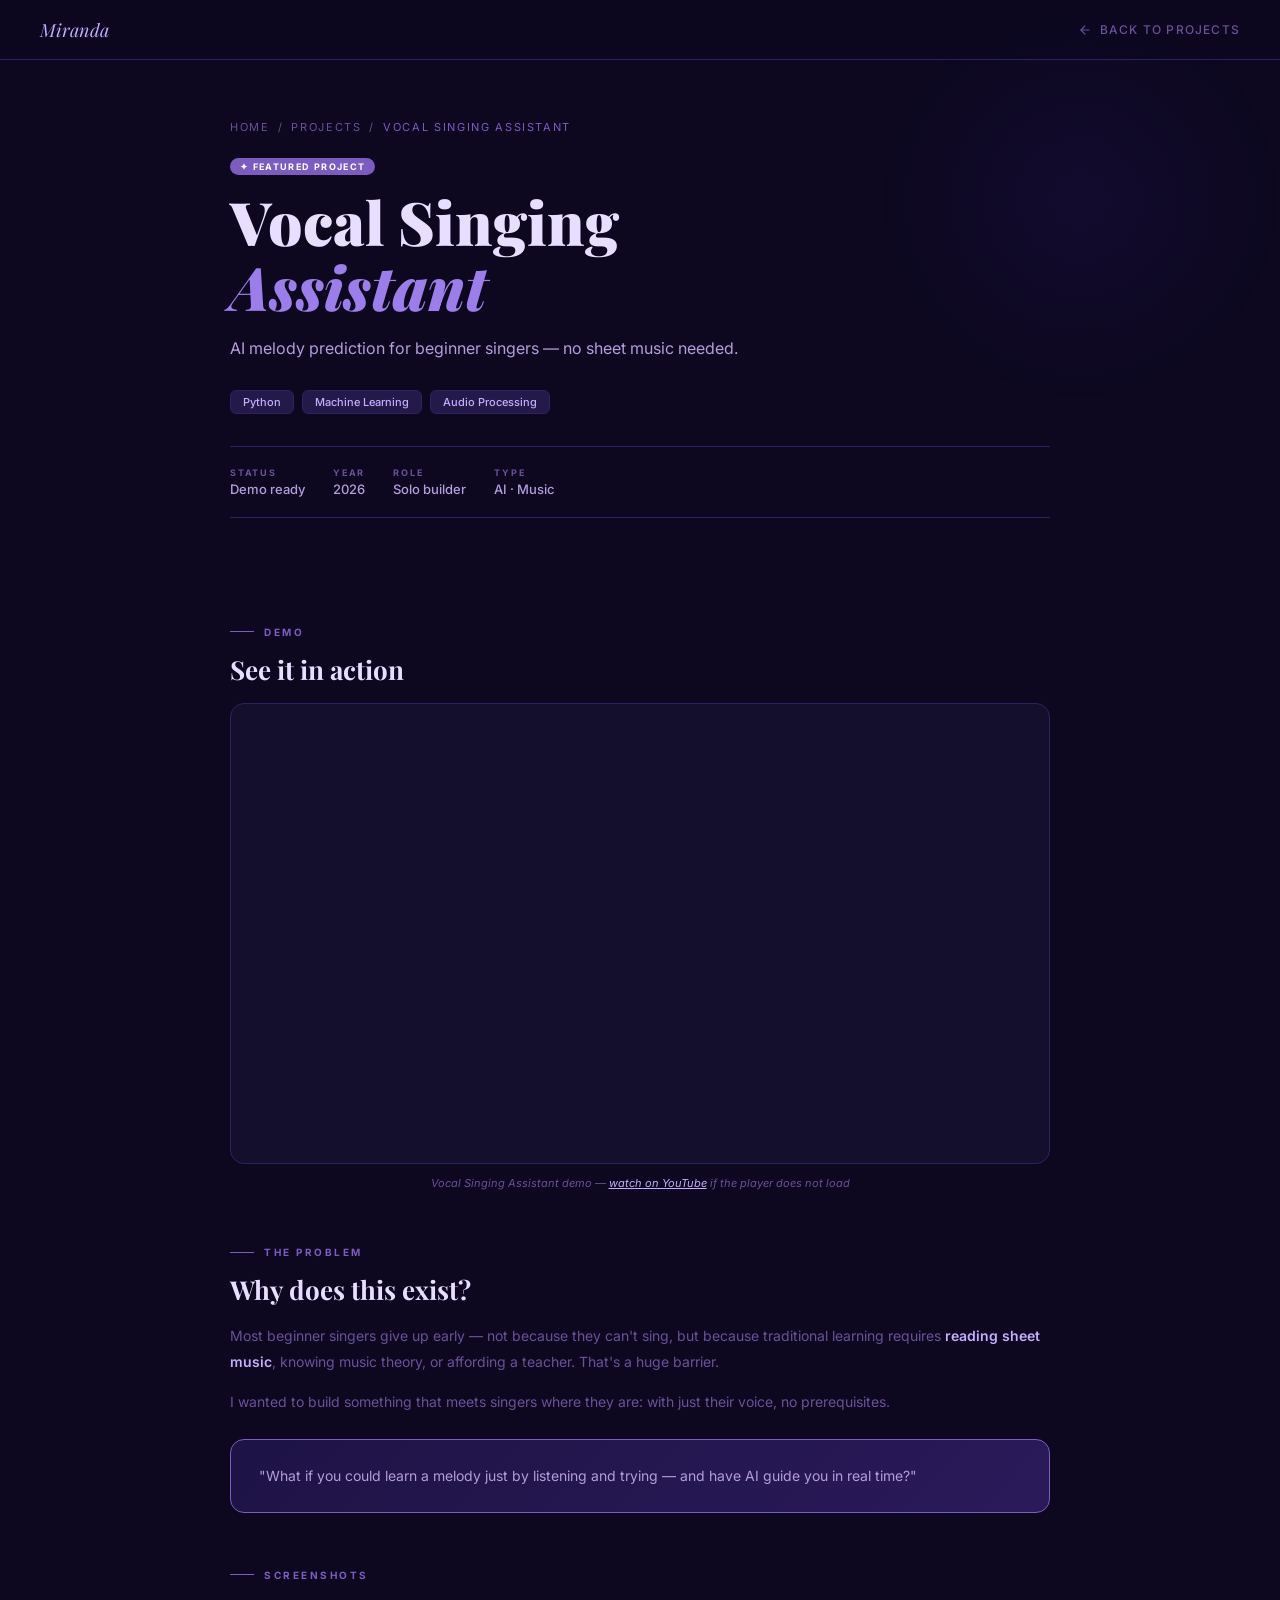
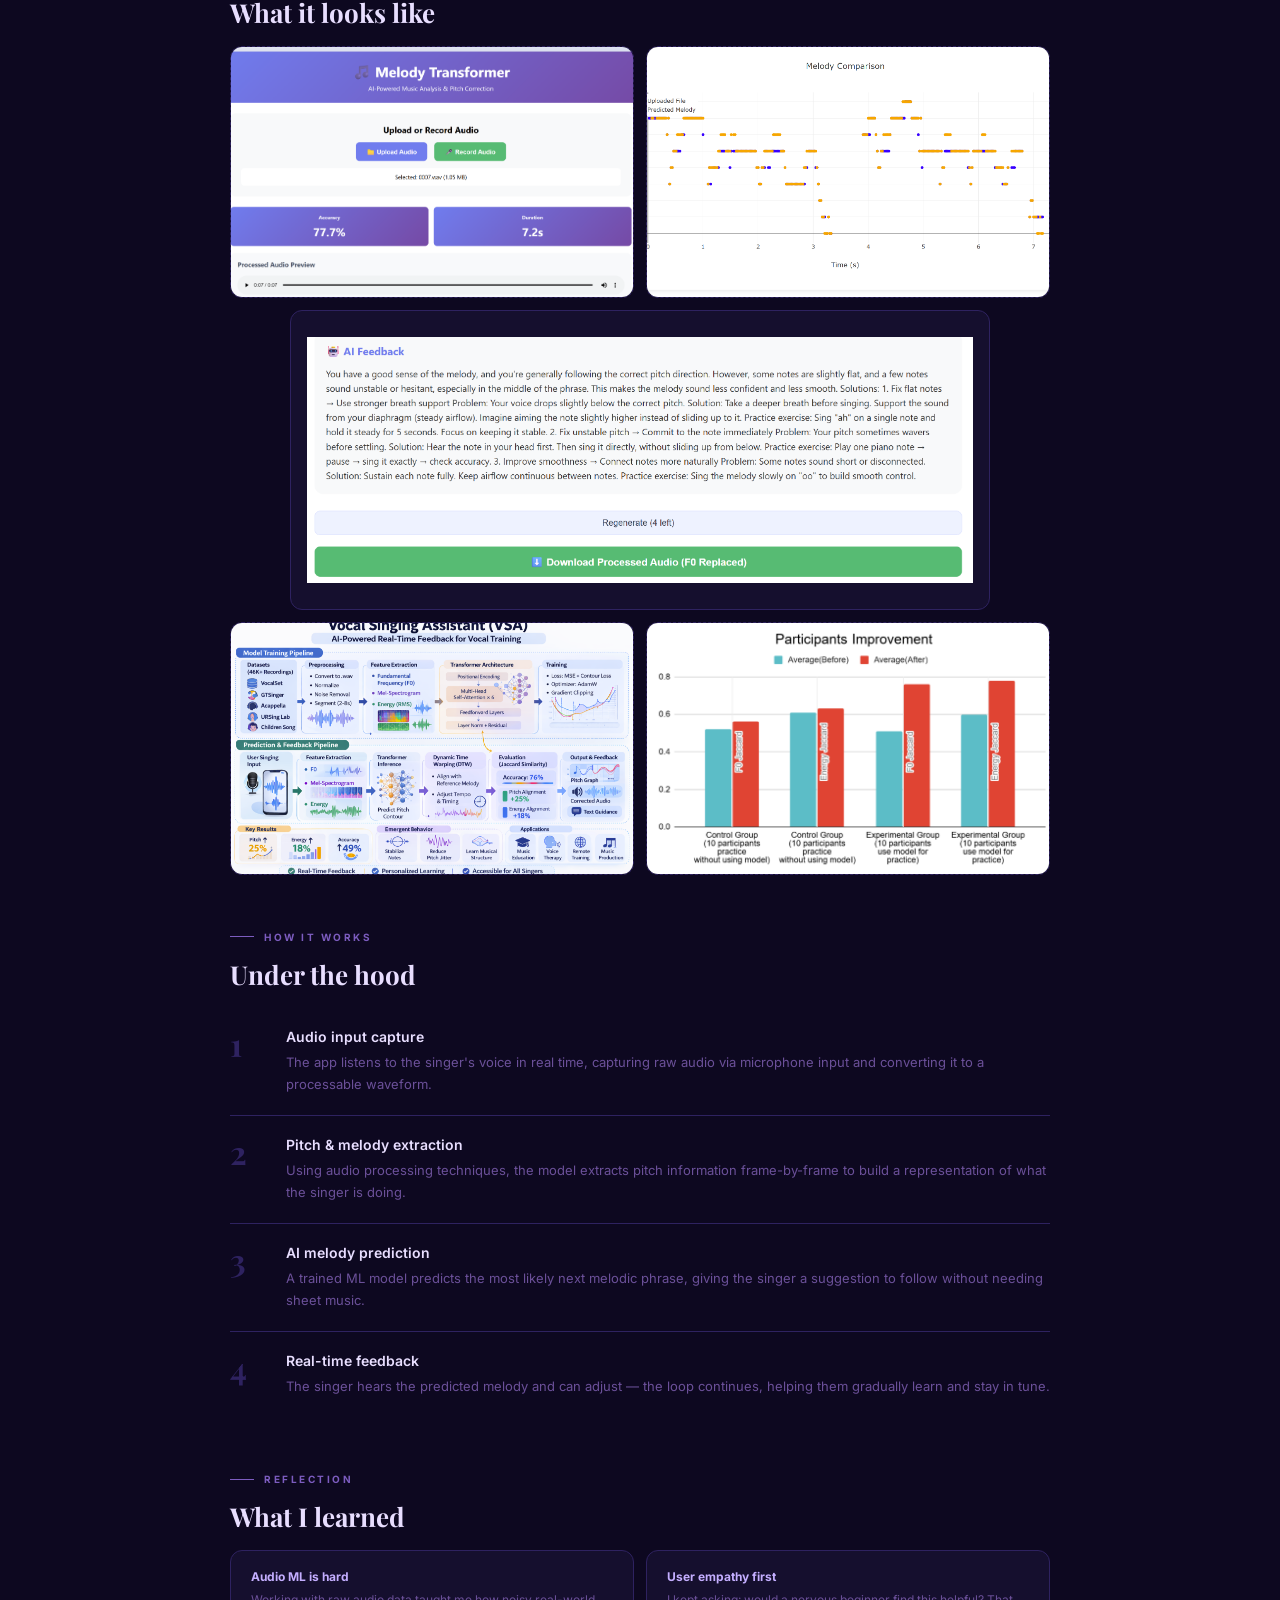
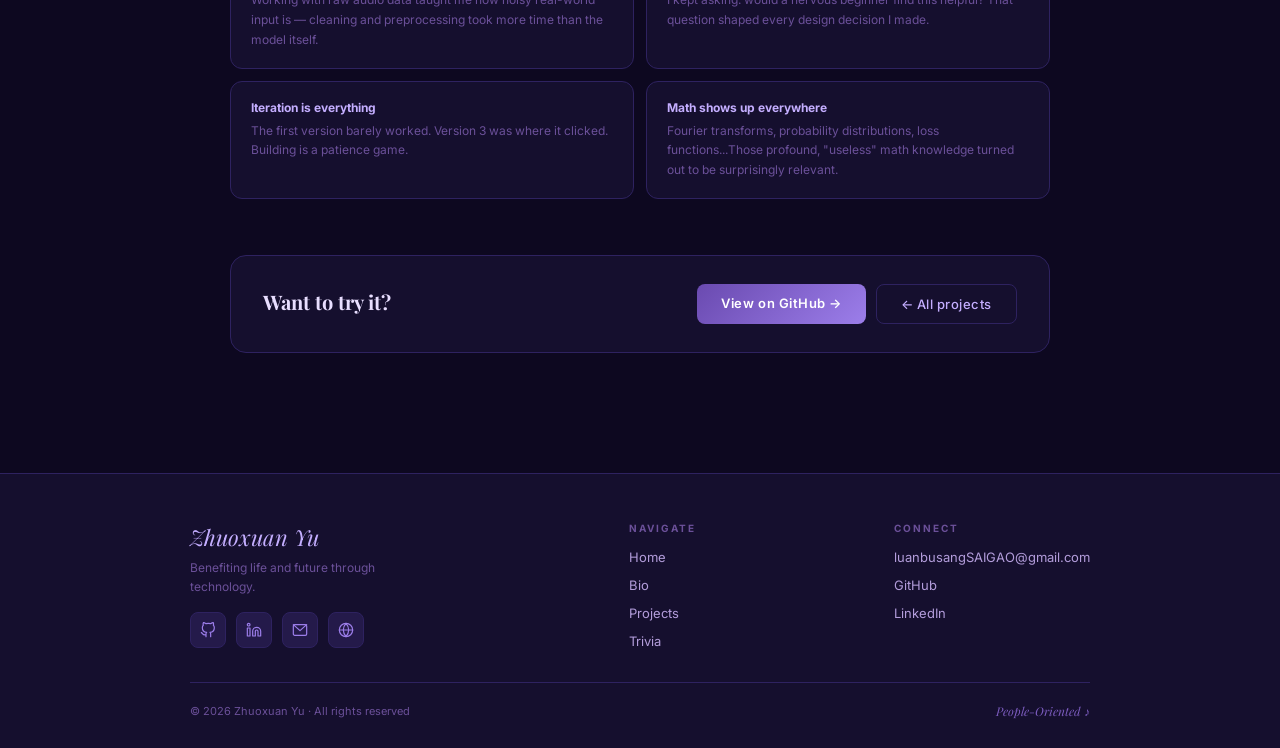
<file: projects/vocal-singing-assistant.html>
<!DOCTYPE html>
<html lang="en">
<head>
<link rel="icon" type="image/x-icon" href="../assets/favicon.ico">
<meta charset="UTF-8">
<meta name="viewport" content="width=device-width, initial-scale=1.0">
<meta name="referrer" content="strict-origin-when-cross-origin">
<title>Vocal Singing Assistant — Zhuoxuan Yu</title>
<link rel="stylesheet" href="../css/styles.css">
<link rel="stylesheet" href="../css/project.css">
</head>
<body>

<div class="hero-bg"></div>

<nav>
  <a href="../index.html" class="nav-logo">Miranda</a>
  <a href="../projects.html" class="nav-back">
    <svg viewBox="0 0 24 24"><line x1="19" y1="12" x2="5" y2="12"/><polyline points="12 19 5 12 12 5"/></svg>
    Back to projects
  </a>
</nav>

<div class="hero">
  <div class="breadcrumb"><a href="../index.html">Home</a> / <a href="../projects.html">Projects</a> / <span>Vocal Singing Assistant</span></div>
  <div class="project-badge">✦ Featured project</div>
  <h1>Vocal Singing<br><em>Assistant</em></h1>
  <p class="hero-sub">AI melody prediction for beginner singers — no sheet music needed.</p>
  <div class="tech-row">
    <span class="tech-chip">Python</span>
    <span class="tech-chip">Machine Learning</span>
    <span class="tech-chip">Audio Processing</span>
  </div>
  <div class="hero-meta">
    <div class="meta-item"><span class="meta-label">Status</span><span class="meta-value">Demo ready</span></div>
    <div class="meta-item"><span class="meta-label">Year</span><span class="meta-value">2026</span></div>
    <div class="meta-item"><span class="meta-label">Role</span><span class="meta-value">Solo builder</span></div>
    <div class="meta-item"><span class="meta-label">Type</span><span class="meta-value">AI · Music</span></div>
  </div>
</div>

<div class="content">

  <div class="section">
    <div class="section-label">Demo</div>
    <h2>See it in action</h2>
    <!-- Use embed URL: youtube.com/embed/VIDEO_ID  (not youtu.be or watch?v=) -->
    <div class="video-wrap">
      <iframe
        src="https://www.youtube-nocookie.com/embed/qOgglT_xoho"
        title="Vocal Singing Assistant demo"
        referrerpolicy="strict-origin-when-cross-origin"
        allow="accelerometer; autoplay; clipboard-write; encrypted-media; gyroscope; picture-in-picture; web-share"
        allowfullscreen>
      </iframe>
    </div>
    <div class="video-caption">
      Vocal Singing Assistant demo —
      <a href="https://www.youtube.com/watch?v=qOgglT_xoho" target="_blank" rel="noopener" style="color:var(--purple3);">watch on YouTube</a> if the player does not load
    </div>
  </div>

  <div class="section">
    <div class="section-label">The problem</div>
    <h2>Why does this exist?</h2>
    <p>Most beginner singers give up early — not because they can't sing, but because traditional learning requires <strong> reading sheet music</strong>, knowing music theory, or affording a teacher. That's a huge barrier.</p>
    <p>I wanted to build something that meets singers where they are: with just their voice, no prerequisites.</p>
    <div class="callout"><p>"What if you could learn a melody just by listening and trying — and have AI guide you in real time?"</p></div>
  </div>

  <div class="section">
    <div class="section-label">Screenshots</div>
    <h2>What it looks like</h2>
    <div class="gallery">
      <div class="img-slot">
        <img src="../assets/vsa_1.png" alt="Vocal Singing Assistant UI">
      </div>
      <div class="img-slot">
        <img src="../assets/vsa_2.png" alt="Vocal Singing Assistant screen 2">
      </div>
    </div>
    <div class="gallery single" style="margin-top:12px;">
      <div class="img-slot flat">
        <img src="../assets/vsa_3.png" alt="Vocal Singing Assistant screen 3">
      </div>
    </div>
    <div class="gallery">
      <div class="img-slot">
        <img src="../assets/vsa_5.png" alt="Vocal Singing Assistant UI">
      </div>
      <div class="img-slot">
        <img src="../assets/vsa_6.png" alt="Vocal Singing Assistant screen 2">
      </div>
    </div>
  </div>

  <div class="section">
    <div class="section-label">How it works</div>
    <h2>Under the hood</h2>
    <div class="steps">
      <div class="step">
        <div class="step-num">1</div>
        <div class="step-body">
          <h4>Audio input capture</h4>
          <p>The app listens to the singer's voice in real time, capturing raw audio via microphone input and converting it to a processable waveform.</p>
        </div>
      </div>
      <div class="step">
        <div class="step-num">2</div>
        <div class="step-body">
          <h4>Pitch & melody extraction</h4>
          <p>Using audio processing techniques, the model extracts pitch information frame-by-frame to build a representation of what the singer is doing.</p>
        </div>
      </div>
      <div class="step">
        <div class="step-num">3</div>
        <div class="step-body">
          <h4>AI melody prediction</h4>
          <p>A trained ML model predicts the most likely next melodic phrase, giving the singer a suggestion to follow without needing sheet music.</p>
        </div>
      </div>
      <div class="step">
        <div class="step-num">4</div>
        <div class="step-body">
          <h4>Real-time feedback</h4>
          <p>The singer hears the predicted melody and can adjust — the loop continues, helping them gradually learn and stay in tune.</p>
        </div>
      </div>
    </div>
  </div>

  <div class="section">
    <div class="section-label">Reflection</div>
    <h2>What I learned</h2>
    <div class="learnings">
      <div class="learning-card">
        <h4>Audio ML is hard</h4>
        <p>Working with raw audio data taught me how noisy real-world input is — cleaning and preprocessing took more time than the model itself.</p>
      </div>
      <div class="learning-card">
        <h4>User empathy first</h4>
        <p>I kept asking: would a nervous beginner find this helpful? That question shaped every design decision I made.</p>
      </div>
      <div class="learning-card">
        <h4>Iteration is everything</h4>
        <p>The first version barely worked. Version 3 was where it clicked. Building is a patience game.</p>
      </div>
      <div class="learning-card">
        <h4>Math shows up everywhere</h4>
        <p>Fourier transforms, probability distributions, loss functions...Those profound, "useless" math knowledge turned out to be surprisingly relevant.</p>
      </div>
    </div>
  </div>

  <div class="cta-bar">
    <div class="cta-bar-text"><h3>Want to try it?</h3></div>
    <div class="cta-btns">
      <a href="https://github.com/Zhuo-Xuan/VocalSingingAssistant" class="btn-primary">View on GitHub →</a>
      <a href="../projects.html" class="btn-secondary">← All projects</a>
    </div>
  </div>

</div>

<footer>
  <div class="footer-inner">
    <div class="footer-top">
      <div class="footer-brand">
        <div class="footer-name">Zhuoxuan Yu</div>
        <p>Benefiting life and future through technology.</p>
        <div class="footer-social">
          <!-- Replace href="#" with your real links -->
          <a href="https://github.com/Zhuo-Xuan" class="social-btn" title="GitHub" target="_blank" rel="noopener">
            <svg viewBox="0 0 24 24"><path d="M9 19c-5 1.5-5-2.5-7-3m14 6v-3.87a3.37 3.37 0 0 0-.94-2.61c3.14-.35 6.44-1.54 6.44-7A5.44 5.44 0 0 0 20 4.77 5.07 5.07 0 0 0 19.91 1S18.73.65 16 2.48a13.38 13.38 0 0 0-7 0C6.27.65 5.09 1 5.09 1A5.07 5.07 0 0 0 5 4.77a5.44 5.44 0 0 0-1.5 3.78c0 5.42 3.3 6.61 6.44 7A3.37 3.37 0 0 0 9 18.13V22"/></svg>
          </a>
          <a href="https://www.linkedin.com/in/miranda-zhuoxuan-yu/" class="social-btn" title="LinkedIn" target="_blank" rel="noopener">
            <svg viewBox="0 0 24 24"><path d="M16 8a6 6 0 0 1 6 6v7h-4v-7a2 2 0 0 0-2-2 2 2 0 0 0-2 2v7h-4v-7a6 6 0 0 1 6-6z"/><rect x="2" y="9" width="4" height="12"/><circle cx="4" cy="4" r="2"/></svg>
          </a>
          <a href="mailto:luanbusangSAIGAO@gmail.com" class="social-btn" title="Email">
            <svg viewBox="0 0 24 24"><rect x="2" y="4" width="20" height="16" rx="2"/><polyline points="2,4 12,13 22,4"/></svg>
          </a>
          <a href="#" class="social-btn" title="Portfolio" target="_blank" rel="noopener">
            <svg viewBox="0 0 24 24"><circle cx="12" cy="12" r="10"/><line x1="2" y1="12" x2="22" y2="12"/><path d="M12 2a15.3 15.3 0 0 1 4 10 15.3 15.3 0 0 1-4 10 15.3 15.3 0 0 1-4-10 15.3 15.3 0 0 1 4-10z"/></svg>
          </a>
        </div>
      </div>

      <div class="footer-links-group">
        <h4>Navigate</h4>
        <ul>
           <li><a href="../index.html">Home</a></li>
           <li><a href="../bio.html">Bio</a></li>
           <li><a href="../projects.html">Projects</a></li>
           <li><a href="../index.html#trivia">Trivia</a></li>
        </ul>
      </div>

      <div class="footer-links-group">
        <h4>Connect</h4>
        <ul>
          <li><a href="mailto:luanbusangSAIGAO@gmail.com">luanbusangSAIGAO@gmail.com</a></li>
          <li><a href="https://github.com/Zhuo-Xuan" target="_blank" rel="noopener">GitHub</a></li>
          <li><a href="https://www.linkedin.com/in/miranda-zhuoxuan-yu/" target="_blank" rel="noopener">LinkedIn</a></li>
        </ul>
      </div>
    </div>

    <div class="footer-bottom">
      <p>© 2026 Zhuoxuan Yu · All rights reserved</p>
      <div class="footer-tagline">People-Oriented ♪</div>
    </div>
  </div>
</footer>

</body>
</html>
</file>
<file: css/styles.css>
@import url('https://fonts.googleapis.com/css2?family=Playfair+Display:ital,wght@0,700;0,900;1,400;1,700&family=Inter:wght@300;400;500;600;700&display=swap');

*, *::before, *::after { box-sizing: border-box; margin: 0; padding: 0; }

:root {
  --bg:       #0d0820;
  --bg2:      #150f2e;
  --bg3:      #1e1540;
  --surface:  #241a4a;
  --border:   #2e2260;
  --purple1:  #7c5cbf;
  --purple2:  #9c7eea;
  --purple3:  #c4aeff;
  --lavender: #e8deff;
  --muted:    #6b5099;
  --accent:   #b39ddb;
  --green:    #6dd4a0;
  --red:      #e87878;
}

html { scroll-behavior: smooth; }
body { background: var(--bg); color: var(--lavender); font-family: 'Inter', sans-serif; overflow-x: hidden; min-height: 100vh; }

/* ── NAV ── */
nav {
  position: fixed; top: 0; left: 0; right: 0; z-index: 100;
  display: flex; align-items: center; justify-content: space-between;
  padding: 0 40px; height: 60px;
  background: rgba(13,8,32,0.85); backdrop-filter: blur(12px);
  border-bottom: 1px solid var(--border);
}
.nav-logo {
  font-family: 'Playfair Display', serif; font-style: italic;
  font-size: 18px; color: var(--purple3); letter-spacing: 0.02em;
  text-decoration: none;
}
.nav-links { display: flex; gap: 32px; list-style: none; }
.nav-links a {
  font-size: 12px; font-weight: 500; letter-spacing: 0.12em; text-transform: uppercase;
  color: var(--muted); text-decoration: none; transition: color 0.2s;
}
.nav-links a:hover, .nav-links a.active { color: var(--purple3); }
.nav-dot { width: 6px; height: 6px; border-radius: 50%; background: var(--purple2); display: inline-block; margin-left: 6px; vertical-align: middle; opacity: 0; transition: opacity 0.2s; }
.nav-links a.active .nav-dot { opacity: 1; }
.nav-back {
  display: flex; align-items: center; gap: 8px;
  font-size: 12px; font-weight: 500; letter-spacing: 0.1em; text-transform: uppercase;
  color: var(--muted); cursor: pointer; transition: color 0.2s; border: none; background: none;
  text-decoration: none;
}
.nav-back:hover { color: var(--purple3); }
.nav-back svg { width: 14px; height: 14px; stroke: currentColor; fill: none; stroke-width: 2; stroke-linecap: round; stroke-linejoin: round; }

.page-wrap { padding-top: 60px; min-height: 100vh; }

/* ── SECTIONS ── */
.section-eyebrow {
  font-size: 10px; font-weight: 600; letter-spacing: 0.3em; text-transform: uppercase;
  color: var(--purple1); margin-bottom: 12px; display: flex; align-items: center; gap: 10px;
}
.section-eyebrow::before { content: ''; display: block; width: 30px; height: 1px; background: var(--purple1); }
.section-title {
  font-family: 'Playfair Display', serif; font-size: clamp(32px, 5vw, 40px); font-weight: 700;
  color: var(--lavender); margin-bottom: 32px; line-height: 1.1;
}
.section-title em { color: var(--purple2); font-style: italic; }

.container { max-width: 860px; margin: 0 auto; padding: 60px 40px; }

/* ── BUTTONS ── */
.btn-primary {
  background: linear-gradient(135deg, #6a4ab0, #9c7eea);
  color: #fff; border: none; border-radius: 8px;
  padding: 11px 24px; font-size: 13px; font-weight: 600;
  cursor: pointer; transition: opacity 0.2s, transform 0.15s;
  letter-spacing: 0.04em; text-decoration: none; display: inline-block;
}
.btn-primary:hover { opacity: 0.88; transform: translateY(-1px); }
.btn-secondary {
  background: transparent; color: var(--purple3);
  border: 1px solid var(--border); border-radius: 8px;
  padding: 11px 24px; font-size: 13px; font-weight: 500;
  cursor: pointer; transition: border-color 0.2s, color 0.2s;
  letter-spacing: 0.04em; text-decoration: none; display: inline-block;
}
.btn-secondary:hover { border-color: var(--purple2); color: var(--purple2); }

/* ── HOME HERO ── */
.home-hero {
  min-height: calc(100vh - 60px);
  display: flex; flex-direction: column; align-items: center; justify-content: center;
  position: relative; overflow: hidden; padding: 40px;
}
.home-bg-circle { position: absolute; border-radius: 50%; pointer-events: none; }
.hc1 { width: 500px; height: 500px; background: radial-gradient(circle, #2a1a6a44, transparent 70%); top: -100px; right: -100px; }
.hc2 { width: 300px; height: 300px; background: radial-gradient(circle, #1a0a4a33, transparent 70%); bottom: 0; left: -80px; }

.home-inner { max-width: 680px; width: 100%; position: relative; z-index: 2; }
.home-eyebrow {
  font-size: 10px; font-weight: 600; letter-spacing: 0.3em; text-transform: uppercase;
  color: var(--purple1); margin-bottom: 20px; display: flex; align-items: center; gap: 10px;
}
.home-eyebrow::before { content: ''; display: block; width: 30px; height: 1px; background: var(--purple1); }
.home-name {
  font-family: 'Playfair Display', serif; font-size: clamp(48px, 8vw, 80px);
  font-weight: 900; color: var(--lavender); line-height: 1.0; margin-bottom: 8px;
}
.home-name span { color: var(--purple2); }
.home-subtitle {
  font-family: 'Playfair Display', serif; font-style: italic;
  font-size: 20px; color: var(--accent); margin-bottom: 28px;
}
.home-desc { font-size: 15px; color: var(--muted); line-height: 1.75; max-width: 480px; margin-bottom: 36px; }
.home-desc strong { color: var(--purple3); font-weight: 500; }
.home-tags { display: flex; gap: 8px; flex-wrap: wrap; margin-bottom: 40px; }
.home-tag {
  background: var(--surface); border: 1px solid var(--border);
  border-radius: 20px; padding: 5px 14px; font-size: 11px; color: var(--purple3);
  font-weight: 500; letter-spacing: 0.05em;
}
.home-cta { display: flex; gap: 12px; flex-wrap: wrap; }
.home-waveform {
  display: flex; align-items: center; gap: 3px;
  position: absolute; right: 40px; top: 50%; transform: translateY(-50%);
  opacity: 0.35;
}
.home-waveform span {
  display: block; width: 3px; border-radius: 2px; background: var(--purple2);
  animation: wave 1.4s ease-in-out infinite;
}
@keyframes wave {
  0%, 100% { transform: scaleY(1); }
  50% { transform: scaleY(0.3); }
}
.home-stats {
  display: flex; gap: 32px; margin-top: 48px;
  padding-top: 28px; border-top: 1px solid var(--border);
}
.stat-num { font-family: 'Playfair Display', serif; font-size: 28px; font-weight: 700; color: var(--purple3); }
.stat-label { font-size: 10px; letter-spacing: 0.15em; text-transform: uppercase; color: var(--muted); margin-top: 2px; }

/* ── TRIVIA SECTION ── */
.trivia-section {
  padding: 80px 40px;
  max-width: 740px; margin: 0 auto;
}

.trivia-card {
  background: var(--bg2); border: 1px solid var(--border); border-radius: 18px;
  padding: 36px; max-width: 620px; width: 100%; position: relative; z-index: 2;
}
.trivia-header { text-align: center; margin-bottom: 28px; }
.trivia-header h1 {
  font-family: 'Playfair Display', serif; font-size: clamp(28px, 5vw, 42px);
  font-weight: 900; color: var(--lavender); margin-bottom: 8px;
}
.trivia-header h1 span { color: var(--purple2); }
.trivia-header p { font-size: 14px; color: var(--muted); line-height: 1.6; }

.trivia-progress {
  display: flex; justify-content: space-between; align-items: center;
  font-size: 11px; letter-spacing: 0.12em; text-transform: uppercase;
  color: var(--muted); margin-bottom: 20px;
}
.trivia-score { color: var(--purple3); font-weight: 600; }

.trivia-question {
  font-size: 17px; font-weight: 500; color: var(--lavender);
  line-height: 1.5; margin-bottom: 24px; min-height: 52px;
}

.trivia-options { display: flex; flex-direction: column; gap: 10px; margin-bottom: 24px; }
.trivia-option {
  background: var(--surface); border: 1px solid var(--border); border-radius: 10px;
  padding: 14px 18px; font-size: 14px; color: var(--accent); cursor: pointer;
  transition: border-color 0.2s, background 0.2s; text-align: left;
}
.trivia-option:hover:not(:disabled) { border-color: var(--purple2); background: var(--bg3); }
.trivia-option.correct { border-color: var(--green); background: #1a3a2a; color: var(--green); }
.trivia-option.wrong { border-color: var(--red); background: #3a1a1a; color: var(--red); }
.trivia-option:disabled { cursor: default; }

.trivia-feedback {
  font-size: 13px; color: var(--muted); min-height: 20px; margin-bottom: 16px;
  line-height: 1.5;
}
.trivia-feedback.correct { color: var(--green); }
.trivia-feedback.wrong { color: var(--red); }

.trivia-actions { display: flex; gap: 10px; flex-wrap: wrap; }
.trivia-actions button:disabled { opacity: 0.4; cursor: not-allowed; transform: none; }

.trivia-start, .trivia-end { text-align: center; }
.trivia-end h2 {
  font-family: 'Playfair Display', serif; font-size: 28px; color: var(--purple3); margin-bottom: 12px;
}
.trivia-end p { font-size: 14px; color: var(--muted); margin-bottom: 24px; }

/* ── BIO ── */
.bio-layout {
  display: grid; grid-template-columns: 220px 1fr; gap: 40px; align-items: start;
}
.photo-slot {
  width: 220px; height: 220px; border-radius: 14px;
  border: 2px dashed var(--border); background: var(--bg2);
  display: flex; flex-direction: column; align-items: center; justify-content: center; gap: 10px;
  overflow: hidden; flex-shrink: 0;
}
.photo-slot img { width: 100%; height: 100%; object-fit: cover; display: block; }
.bio-content { min-width: 0; }
.photo-slot svg { width: 32px; height: 32px; stroke: var(--border); fill: none; stroke-width: 1.5; }
.photo-slot span { font-size: 11px; color: var(--muted); letter-spacing: 0.08em; text-align: center; padding: 0 12px; }
.bio-content h2 {
  font-family: 'Playfair Display', serif; font-size: 32px; color: var(--lavender); margin-bottom: 16px;
}
.bio-content p {
  font-size: 14px; color: var(--muted); line-height: 1.85; margin-bottom: 14px;
}
.bio-placeholder {
  background: var(--bg2); border: 1px solid var(--border); border-radius: 12px;
  padding: 20px; margin-top: 24px;
}
.bio-placeholder h3 {
  font-size: 11px; font-weight: 700; letter-spacing: 0.2em; text-transform: uppercase;
  color: var(--purple1); margin-bottom: 10px;
}
.bio-placeholder p { font-size: 12px; color: var(--muted); margin: 0; line-height: 1.7; }

/* ── PROJECTS ── */
.project-featured {
  background: linear-gradient(135deg, #1e1345, #2a1a5a);
  border: 1px solid var(--purple1); border-radius: 18px;
  padding: 32px; margin-bottom: 24px; position: relative; overflow: hidden;
}
.project-badge {
  display: inline-block; background: var(--purple1); color: #fff;
  font-size: 9px; font-weight: 700; letter-spacing: 0.15em; text-transform: uppercase;
  padding: 3px 10px; border-radius: 20px; margin-bottom: 14px;
}
.project-name { font-family: 'Playfair Display', serif; font-size: 26px; font-weight: 700; color: var(--lavender); margin-bottom: 8px; }
.project-desc { font-size: 13px; color: var(--muted); line-height: 1.75; max-width: 560px; margin-bottom: 20px; }
.project-tech { display: flex; gap: 8px; flex-wrap: wrap; margin-bottom: 20px; }
.tech-chip {
  background: #1a1040; border: 1px solid #3a2a5e;
  border-radius: 6px; padding: 3px 10px; font-size: 10px; color: var(--accent); font-weight: 500;
}
.project-link {
  display: inline-flex; align-items: center; gap: 6px;
  font-size: 12px; font-weight: 600; color: var(--purple3); text-decoration: none;
  border: 1px solid var(--border); border-radius: 8px; padding: 7px 14px;
  transition: border-color 0.2s;
}
.project-link:hover { border-color: var(--purple2); }
.project-link svg { width: 12px; height: 12px; stroke: currentColor; fill: none; stroke-width: 2; stroke-linecap: round; stroke-linejoin: round; }

.projects-grid { display: grid; grid-template-columns: 1fr 1fr; gap: 16px; }
.project-card {
  background: var(--bg2); border: 1px solid var(--border); border-radius: 14px;
  padding: 22px; transition: border-color 0.2s, transform 0.15s;
}
.project-card:hover { border-color: var(--purple1); transform: translateY(-2px); }
.project-card h3 { font-size: 14px; font-weight: 700; color: var(--lavender); margin-bottom: 6px; }
.project-card p { font-size: 12px; color: var(--muted); line-height: 1.65; margin-bottom: 14px; }
.project-card .project-tech { margin-bottom: 14px; }
.project-card .project-link { margin-top: 4px; }

/* ── FOOTER ── */
footer {
  background: var(--bg2); border-top: 1px solid var(--border);
  padding: 48px 40px 28px; margin-top: 40px;
}
.footer-inner { max-width: 900px; margin: 0 auto; }
.footer-top { display: flex; justify-content: space-between; align-items: flex-start; margin-bottom: 32px; flex-wrap: wrap; gap: 24px; }
.footer-brand .footer-name { font-family: 'Playfair Display', serif; font-style: italic; font-size: 22px; color: var(--purple3); margin-bottom: 6px; }
.footer-brand p { font-size: 12px; color: var(--muted); max-width: 240px; line-height: 1.6; }
.footer-links-group h4 { font-size: 10px; font-weight: 700; letter-spacing: 0.2em; text-transform: uppercase; color: var(--muted); margin-bottom: 12px; }
.footer-links-group ul { list-style: none; display: flex; flex-direction: column; gap: 8px; }
.footer-links-group a { font-size: 13px; color: var(--accent); text-decoration: none; transition: color 0.2s; }
.footer-links-group a:hover { color: var(--purple3); }
.footer-social { display: flex; gap: 10px; margin-top: 16px; }
.social-btn {
  width: 36px; height: 36px; border-radius: 8px; border: 1px solid var(--border);
  background: var(--surface); display: flex; align-items: center; justify-content: center;
  transition: border-color 0.2s; text-decoration: none;
}
.social-btn:hover { border-color: var(--purple2); }
.social-btn svg { width: 16px; height: 16px; stroke: var(--purple2); fill: none; stroke-width: 1.8; stroke-linecap: round; stroke-linejoin: round; }
.footer-bottom { border-top: 1px solid var(--border); padding-top: 20px; display: flex; justify-content: space-between; align-items: center; flex-wrap: wrap; gap: 8px; }
.footer-bottom p { font-size: 11px; color: var(--muted); }
.footer-tagline { font-family: 'Playfair Display', serif; font-style: italic; font-size: 12px; color: var(--purple1); }

@media (max-width: 640px) {
  nav { padding: 0 20px; }
  .nav-links { gap: 20px; }
  .container { padding: 40px 20px; }
  .bio-layout { grid-template-columns: 1fr; }
  .photo-slot { width: 100%; max-width: 220px; }
  .projects-grid { grid-template-columns: 1fr; }
  .trivia-card { padding: 24px; }
  .home-waveform { display: none; }
  .trivia-section { padding: 60px 20px; }
}
</file>
<file: css/project.css>
.hero-bg {
  position: fixed; top: 0; right: 0; width: 400px; height: 400px;
  background: radial-gradient(circle, #2a1a6a33, transparent 70%);
  pointer-events: none; z-index: 0;
}
.hero {
  padding: 120px 40px 60px;
  max-width: 900px; margin: 0 auto;
  position: relative;
}
.breadcrumb {
  font-size: 11px; letter-spacing: 0.15em; text-transform: uppercase;
  color: var(--muted); margin-bottom: 20px;
  display: flex; align-items: center; gap: 8px; flex-wrap: wrap;
}
.breadcrumb a { color: var(--muted); text-decoration: none; }
.breadcrumb a:hover { color: var(--purple3); }
.breadcrumb span { color: var(--purple1); }
.hero h1 {
  font-family: 'Playfair Display', serif; font-size: clamp(36px, 6vw, 60px);
  font-weight: 900; color: var(--lavender); line-height: 1.08; margin-bottom: 16px;
}
.hero h1 em { color: var(--purple2); font-style: italic; }
.hero-sub {
  font-size: 16px; color: var(--accent); line-height: 1.7;
  max-width: 580px; margin-bottom: 28px;
}
.tech-row { display: flex; gap: 8px; flex-wrap: wrap; margin-bottom: 32px; }
.tech-row .tech-chip {
  background: var(--surface); border: 1px solid var(--border);
  border-radius: 6px; padding: 4px 12px; font-size: 11px; color: var(--purple3); font-weight: 500;
}
.hero-meta {
  display: flex; gap: 28px; padding: 20px 0;
  border-top: 1px solid var(--border); border-bottom: 1px solid var(--border);
  margin-bottom: 48px; flex-wrap: wrap;
}
.meta-item { display: flex; flex-direction: column; gap: 3px; }
.meta-label { font-size: 9px; font-weight: 700; letter-spacing: 0.2em; text-transform: uppercase; color: var(--muted); }
.meta-value { font-size: 13px; color: var(--accent); font-weight: 500; }

.content { max-width: 900px; margin: 0 auto; padding: 0 40px 80px; }
.section { margin-bottom: 56px; }
.section-label {
  font-size: 10px; font-weight: 700; letter-spacing: 0.25em; text-transform: uppercase;
  color: var(--purple1); margin-bottom: 14px;
  display: flex; align-items: center; gap: 10px;
}
.section-label::before { content: ''; display: block; width: 24px; height: 1px; background: var(--purple1); }
.section h2 {
  font-family: 'Playfair Display', serif; font-size: 26px; font-weight: 700;
  color: var(--lavender); margin-bottom: 16px;
}
.section p { font-size: 14px; color: var(--muted); line-height: 1.85; margin-bottom: 14px; }
.section p strong { color: var(--purple3); font-weight: 600; }

.video-wrap {
  background: var(--bg2); border: 1px solid var(--border); border-radius: 14px;
  overflow: hidden; margin-bottom: 12px; aspect-ratio: 16/9;
}
.video-placeholder {
  width: 100%; height: 100%; display: flex; flex-direction: column;
  align-items: center; justify-content: center; gap: 14px;
  background: linear-gradient(135deg, #150f2e, #1e1545);
}
.play-btn {
  width: 60px; height: 60px; border-radius: 50%;
  background: linear-gradient(135deg, var(--purple1), var(--purple2));
  display: flex; align-items: center; justify-content: center;
}
.play-btn svg { width: 22px; height: 22px; stroke: #fff; fill: none; stroke-width: 2; margin-left: 3px; }
.video-placeholder p { font-size: 12px; color: var(--muted); letter-spacing: 0.05em; text-align: center; padding: 0 20px; }
.video-wrap iframe, .video-wrap video { width: 100%; height: 100%; border: none; display: block; }
.video-caption { font-size: 11px; color: var(--muted); text-align: center; margin-top: 8px; font-style: italic; }

.gallery { display: grid; grid-template-columns: 1fr 1fr; gap: 12px; margin-bottom: 12px; }
.gallery.single { grid-template-columns: 1fr; }
.gallery.triple { grid-template-columns: 1fr 1fr 1fr; }
.img-slot {
  background: var(--bg2); border: 1.5px dashed var(--border); border-radius: 12px;
  aspect-ratio: 16/10; display: flex; flex-direction: column;
  align-items: center; justify-content: center; gap: 10px; overflow: hidden;
}
.img-slot img { width: 100%; height: 100%; object-fit: cover; display: block; }
/* Wide / flat screenshots — full image visible, no crop */
.img-slot.flat {
  aspect-ratio: 21 / 9;
  max-height: 300px;
  max-width: 960px;
  margin: 0 auto;
  border-style: solid;
  padding: 10px 16px;
}
.img-slot.flat img {
  object-fit: contain;
}
.img-slot-placeholder { display: flex; flex-direction: column; align-items: center; gap: 10px; }
.img-slot-placeholder svg { width: 28px; height: 28px; stroke: var(--border); fill: none; stroke-width: 1.5; }
.img-slot-placeholder span { font-size: 11px; color: var(--border); letter-spacing: 0.08em; }
.gallery-caption { font-size: 11px; color: var(--muted); text-align: center; margin-top: 6px; font-style: italic; }

.callout {
  background: linear-gradient(135deg, #1e1345, #2a1a5a);
  border: 1px solid var(--purple1); border-radius: 14px;
  padding: 24px 28px; margin: 24px 0;
  display: flex; gap: 16px; align-items: flex-start;
}
.callout p { font-size: 14px; color: var(--accent); line-height: 1.7; margin: 0; }

.steps { display: flex; flex-direction: column; gap: 0; }
.step { display: flex; gap: 20px; padding: 20px 0; border-bottom: 1px solid var(--border); }
.step:last-child { border-bottom: none; }
.step-num {
  font-family: 'Playfair Display', serif; font-size: 32px; font-weight: 700;
  color: var(--border); line-height: 1; flex-shrink: 0; width: 36px;
}
.step-body h4 { font-size: 14px; font-weight: 600; color: var(--lavender); margin-bottom: 6px; }
.step-body p { font-size: 13px; color: var(--muted); line-height: 1.7; margin: 0; }

.learnings { display: grid; grid-template-columns: 1fr 1fr; gap: 12px; }
.learning-card {
  background: var(--bg2); border: 1px solid var(--border); border-radius: 12px;
  padding: 18px 20px;
}
.learning-card h4 { font-size: 12px; font-weight: 700; color: var(--purple3); margin-bottom: 6px; }
.learning-card p { font-size: 12px; color: var(--muted); line-height: 1.65; margin: 0; }

.cta-bar {
  background: var(--bg2); border: 1px solid var(--border); border-radius: 16px;
  padding: 28px 32px; display: flex; align-items: center; justify-content: space-between;
  flex-wrap: wrap; gap: 16px; margin-top: 48px;
}
.cta-bar-text h3 { font-family: 'Playfair Display', serif; font-size: 20px; color: var(--lavender); margin-bottom: 4px; }
.cta-bar-text p { font-size: 13px; color: var(--muted); }
.cta-btns { display: flex; gap: 10px; flex-wrap: wrap; }

.project-footer {
  background: var(--bg2); border-top: 1px solid var(--border);
  padding: 24px 40px; text-align: center;
}
.project-footer p { font-size: 11px; color: var(--muted); }
.project-footer span { font-family: 'Playfair Display', serif; font-style: italic; color: var(--purple1); }

@media (max-width: 640px) {
  .hero, .content { padding-left: 20px; padding-right: 20px; }
  .gallery, .gallery.triple, .learnings { grid-template-columns: 1fr; }
}
</file>
